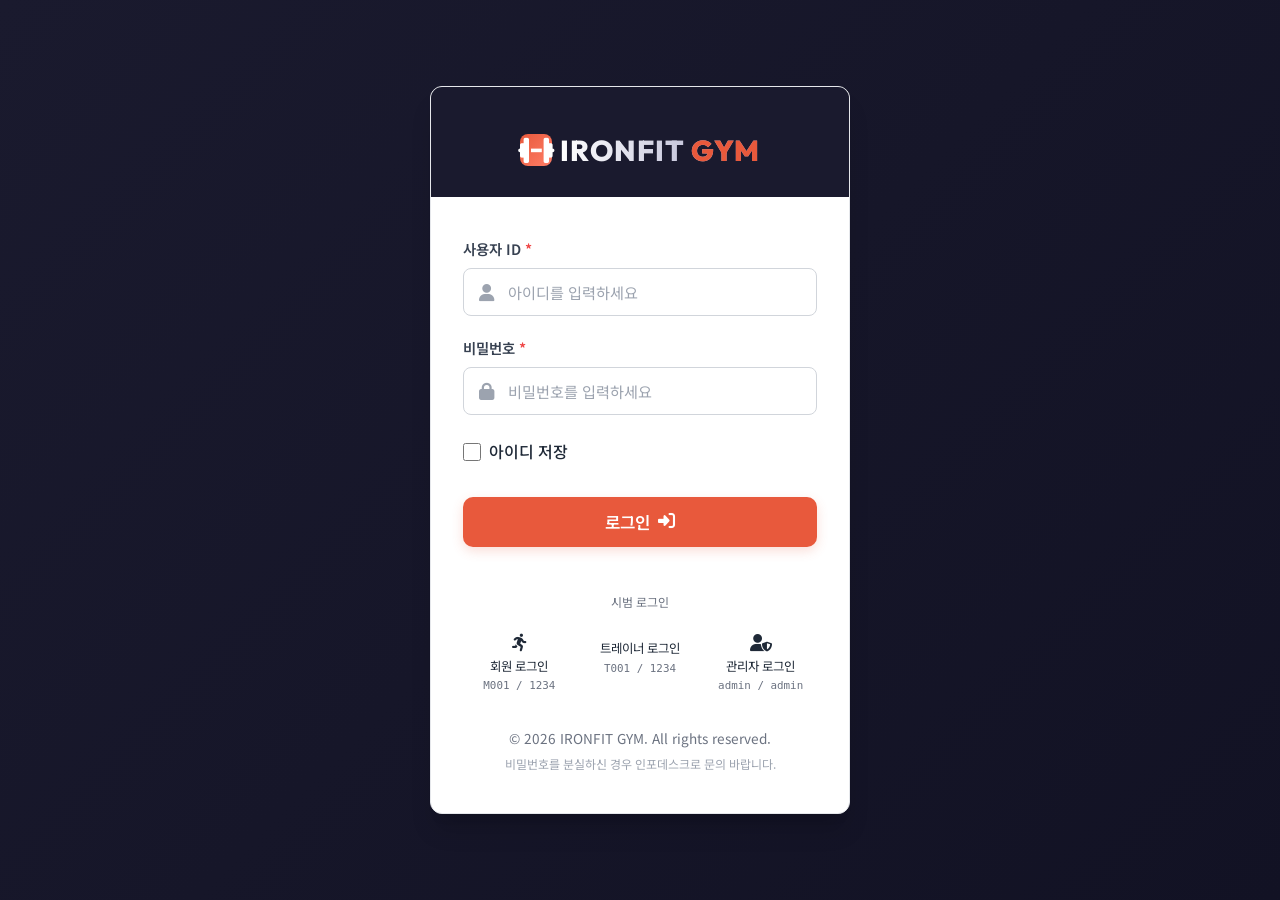
<file: index.html>
<!DOCTYPE html>
<html lang="ko">
<head>
  <meta charset="UTF-8">
  <meta name="viewport" content="width=device-width, initial-scale=1.0">
  <title>아이언핏 GYM - 로그인</title>
  <!-- FontAwesome for Premium Icons -->
  <link rel="stylesheet" href="https://cdnjs.cloudflare.com/ajax/libs/font-awesome/6.4.0/css/all.min.css">
  <!-- Common Premium Stylesheet -->
  <link rel="stylesheet" href="css/style.css">
  <style>
    /* 로그인 폼 필드 아이콘 레이아웃 보완 */
    .input-icon-wrapper {
      position: relative;
      display: flex;
      align-items: center;
    }
    .input-icon-wrapper i {
      position: absolute;
      left: 1rem;
      color: #9CA3AF;
      transition: var(--transition-fast);
      font-size: 1.1rem;
    }
    .input-icon-wrapper .form-input {
      padding-left: 2.75rem;
    }
    .input-icon-wrapper .form-input:focus + i {
      color: var(--color-primary);
    }
    /* 서브 텍스트 및 저작권 안내 */
    .login-footer-text {
      text-align: center;
      margin-top: 1.5rem;
      font-size: 0.85rem;
      color: var(--color-text-muted);
    }
    /* 시범 로그인 섹션 */
    .demo-login-section {
      margin-top: 1.5rem;
      padding-top: 1.25rem;
      border-top: 1px solid rgba(255,255,255,0.08);
    }
    .demo-login-label {
      text-align: center;
      font-size: 0.75rem;
      color: var(--color-text-muted);
      margin-bottom: 0.75rem;
      display: flex;
      align-items: center;
      gap: 0.5rem;
    }
    .demo-login-label::before,
    .demo-login-label::after {
      content: '';
      flex: 1;
      height: 1px;
      background: rgba(255,255,255,0.08);
    }
    .demo-btn-group {
      display: grid;
      grid-template-columns: repeat(3, 1fr);
      gap: 0.5rem;
    }
    .demo-btn {
      display: flex;
      flex-direction: column;
      align-items: center;
      gap: 0.3rem;
      padding: 0.65rem 0.25rem;
      border-radius: 8px;
      border: 1px solid rgba(255,255,255,0.12);
      background: rgba(255,255,255,0.04);
      color: var(--color-text-secondary);
      font-size: 0.78rem;
      cursor: pointer;
      transition: all 0.2s ease;
    }
    .demo-btn:hover {
      border-color: var(--color-primary);
      background: rgba(232,89,60,0.1);
      color: var(--color-primary);
      transform: translateY(-1px);
    }
    .demo-btn i {
      font-size: 1.1rem;
    }
    .demo-btn .demo-btn-sub {
      font-size: 0.68rem;
      color: var(--color-text-muted);
      font-family: monospace;
    }
  </style>
</head>
<body class="login-page">

  <!-- Main Login Card Container -->
  <div class="login-card card">
    
    <!-- Branding Header -->
    <div class="login-logo">
      <div class="logo">
        <span class="logo-icon"><i class="fa-solid fa-dumbbell"></i></span>
        <span class="logo-text">IRONFIT <span class="logo-highlight">GYM</span></span>
      </div>
    </div>
    
    <!-- Form Body -->
    <div class="login-body">
      
      <!-- Inline Error Alert -->
      <div id="errorAlert" class="error-message">
        <i class="fa-solid fa-circle-exclamation"></i>
        <span id="errorMessage">아이디 또는 비밀번호가 올바르지 않습니다.</span>
      </div>
      
      <!-- Login HTML Form -->
      <form id="loginForm" novalidate>
        
        <!-- User ID Input Group -->
        <div class="form-group">
          <label for="memberId" class="form-label required">사용자 ID</label>
          <div class="input-icon-wrapper">
            <input 
              type="text" 
              id="memberId" 
              name="memberId" 
              class="form-input" 
              placeholder="아이디를 입력하세요" 
              required
              autocomplete="username"
            >
            <i class="fa-solid fa-user"></i>
          </div>
        </div>
        
        <!-- Password Input Group -->
        <div class="form-group">
          <label for="password" class="form-label required">비밀번호</label>
          <div class="input-icon-wrapper">
            <input 
              type="password" 
              id="password" 
              name="password" 
              class="form-input" 
              placeholder="비밀번호를 입력하세요" 
              required
              autocomplete="current-password"
            >
            <i class="fa-solid fa-lock"></i>
          </div>
        </div>
        
        <!-- Remember Me Checkbox (UX) -->
        <div class="form-group" style="margin-top: 1.5rem; margin-bottom: 2rem;">
          <label class="form-checkbox">
            <input type="checkbox" id="rememberMe">
            <span>아이디 저장</span>
          </label>
        </div>
        
        <!-- Action Button -->
        <button type="submit" class="btn btn-primary w-full btn-lg">
          로그인 <i class="fa-solid fa-right-to-bracket"></i>
        </button>
        
      </form>
      
      <!-- 시범 로그인 버튼 -->
      <div class="demo-login-section">
        <div class="demo-login-label">시범 로그인</div>
        <div class="demo-btn-group">
          <button type="button" class="demo-btn" onclick="demoLogin('M001','1234')">
            <i class="fa-solid fa-person-running"></i>
            회원 로그인
            <span class="demo-btn-sub">M001 / 1234</span>
          </button>
          <button type="button" class="demo-btn" onclick="demoLogin('T001','1234')">
            <i class="fa-solid fa-whistle"></i>
            트레이너 로그인
            <span class="demo-btn-sub">T001 / 1234</span>
          </button>
          <button type="button" class="demo-btn" onclick="demoLogin('admin','admin')">
            <i class="fa-solid fa-user-shield"></i>
            관리자 로그인
            <span class="demo-btn-sub">admin / admin</span>
          </button>
        </div>
      </div>

      <!-- Auxiliary footer info -->
      <div class="login-footer-text">
        <p>© 2026 IRONFIT GYM. All rights reserved.</p>
        <p style="font-size: 0.75rem; margin-top: 0.25rem; color: #9CA3AF;">비밀번호를 분실하신 경우 인포데스크로 문의 바랍니다.</p>
      </div>
      
    </div>
  </div>

  <!-- Central Loading Indicator Component -->
  <div class="loading-overlay">
    <div class="spinner"></div>
    <div class="loading-text">로그인 정보 인증 중...</div>
  </div>

  <!-- Loading Core Scripts -->
  <script src="js/config.js"></script>
  <script src="js/api.js"></script>
  <script src="js/auth.js"></script>
</body>
</html>
</file>
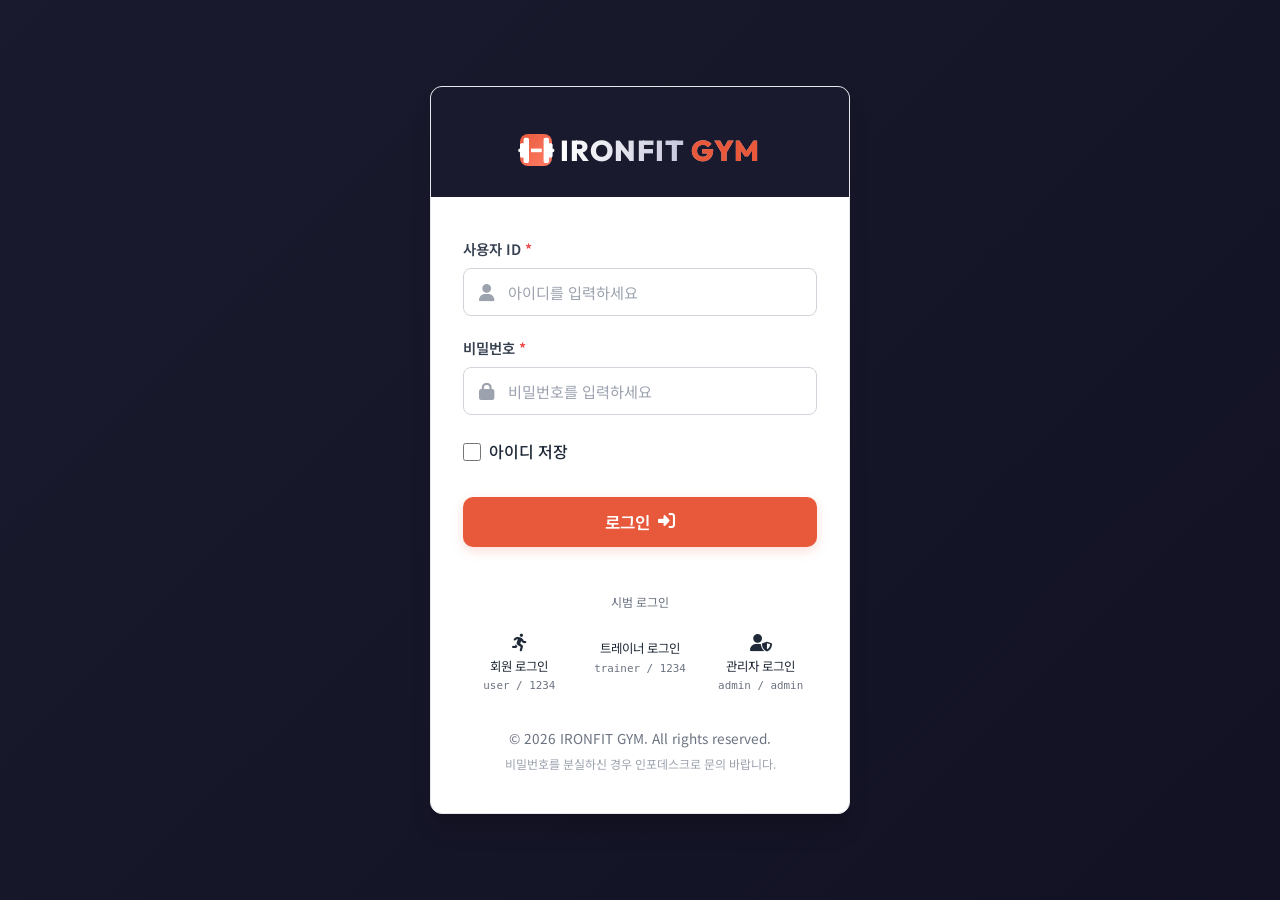
<file: frontend/index.html>
<!DOCTYPE html>
<html lang="ko">
<head>
  <meta charset="UTF-8">
  <meta name="viewport" content="width=device-width, initial-scale=1.0">
  <title>아이언핏 GYM - 로그인</title>
  <!-- FontAwesome for Premium Icons -->
  <link rel="stylesheet" href="https://cdnjs.cloudflare.com/ajax/libs/font-awesome/6.4.0/css/all.min.css">
  <!-- Common Premium Stylesheet -->
  <link rel="stylesheet" href="css/style.css">
  <style>
    /* 로그인 폼 필드 아이콘 레이아웃 보완 */
    .input-icon-wrapper {
      position: relative;
      display: flex;
      align-items: center;
    }
    .input-icon-wrapper i {
      position: absolute;
      left: 1rem;
      color: #9CA3AF;
      transition: var(--transition-fast);
      font-size: 1.1rem;
    }
    .input-icon-wrapper .form-input {
      padding-left: 2.75rem;
    }
    .input-icon-wrapper .form-input:focus + i {
      color: var(--color-primary);
    }
    /* 서브 텍스트 및 저작권 안내 */
    .login-footer-text {
      text-align: center;
      margin-top: 1.5rem;
      font-size: 0.85rem;
      color: var(--color-text-muted);
    }
    /* 시범 로그인 섹션 */
    .demo-login-section {
      margin-top: 1.5rem;
      padding-top: 1.25rem;
      border-top: 1px solid rgba(255,255,255,0.08);
    }
    .demo-login-label {
      text-align: center;
      font-size: 0.75rem;
      color: var(--color-text-muted);
      margin-bottom: 0.75rem;
      display: flex;
      align-items: center;
      gap: 0.5rem;
    }
    .demo-login-label::before,
    .demo-login-label::after {
      content: '';
      flex: 1;
      height: 1px;
      background: rgba(255,255,255,0.08);
    }
    .demo-btn-group {
      display: grid;
      grid-template-columns: repeat(3, 1fr);
      gap: 0.5rem;
    }
    .demo-btn {
      display: flex;
      flex-direction: column;
      align-items: center;
      gap: 0.3rem;
      padding: 0.65rem 0.25rem;
      border-radius: 8px;
      border: 1px solid rgba(255,255,255,0.12);
      background: rgba(255,255,255,0.04);
      color: var(--color-text-secondary);
      font-size: 0.78rem;
      cursor: pointer;
      transition: all 0.2s ease;
    }
    .demo-btn:hover {
      border-color: var(--color-primary);
      background: rgba(232,89,60,0.1);
      color: var(--color-primary);
      transform: translateY(-1px);
    }
    .demo-btn i {
      font-size: 1.1rem;
    }
    .demo-btn .demo-btn-sub {
      font-size: 0.68rem;
      color: var(--color-text-muted);
      font-family: monospace;
    }
  </style>
</head>
<body class="login-page">

  <!-- Main Login Card Container -->
  <div class="login-card card">
    
    <!-- Branding Header -->
    <div class="login-logo">
      <div class="logo">
        <span class="logo-icon"><i class="fa-solid fa-dumbbell"></i></span>
        <span class="logo-text">IRONFIT <span class="logo-highlight">GYM</span></span>
      </div>
    </div>
    
    <!-- Form Body -->
    <div class="login-body">
      
      <!-- Inline Error Alert -->
      <div id="errorAlert" class="error-message">
        <i class="fa-solid fa-circle-exclamation"></i>
        <span id="errorMessage">아이디 또는 비밀번호가 올바르지 않습니다.</span>
      </div>
      
      <!-- Login HTML Form -->
      <form id="loginForm" novalidate>
        
        <!-- User ID Input Group -->
        <div class="form-group">
          <label for="memberId" class="form-label required">사용자 ID</label>
          <div class="input-icon-wrapper">
            <input 
              type="text" 
              id="memberId" 
              name="memberId" 
              class="form-input" 
              placeholder="아이디를 입력하세요" 
              required
              autocomplete="username"
            >
            <i class="fa-solid fa-user"></i>
          </div>
        </div>
        
        <!-- Password Input Group -->
        <div class="form-group">
          <label for="password" class="form-label required">비밀번호</label>
          <div class="input-icon-wrapper">
            <input 
              type="password" 
              id="password" 
              name="password" 
              class="form-input" 
              placeholder="비밀번호를 입력하세요" 
              required
              autocomplete="current-password"
            >
            <i class="fa-solid fa-lock"></i>
          </div>
        </div>
        
        <!-- Remember Me Checkbox (UX) -->
        <div class="form-group" style="margin-top: 1.5rem; margin-bottom: 2rem;">
          <label class="form-checkbox">
            <input type="checkbox" id="rememberMe">
            <span>아이디 저장</span>
          </label>
        </div>
        
        <!-- Action Button -->
        <button type="submit" class="btn btn-primary w-full btn-lg">
          로그인 <i class="fa-solid fa-right-to-bracket"></i>
        </button>
        
      </form>
      
      <!-- 시범 로그인 버튼 -->
      <div class="demo-login-section">
        <div class="demo-login-label">시범 로그인</div>
        <div class="demo-btn-group">
          <button type="button" class="demo-btn" onclick="demoLogin('user','1234')">
            <i class="fa-solid fa-person-running"></i>
            회원 로그인
            <span class="demo-btn-sub">user / 1234</span>
          </button>
          <button type="button" class="demo-btn" onclick="demoLogin('trainer','1234')">
            <i class="fa-solid fa-whistle"></i>
            트레이너 로그인
            <span class="demo-btn-sub">trainer / 1234</span>
          </button>
          <button type="button" class="demo-btn" onclick="demoLogin('admin','admin')">
            <i class="fa-solid fa-user-shield"></i>
            관리자 로그인
            <span class="demo-btn-sub">admin / admin</span>
          </button>
        </div>
      </div>

      <!-- Auxiliary footer info -->
      <div class="login-footer-text">
        <p>© 2026 IRONFIT GYM. All rights reserved.</p>
        <p style="font-size: 0.75rem; margin-top: 0.25rem; color: #9CA3AF;">비밀번호를 분실하신 경우 인포데스크로 문의 바랍니다.</p>
      </div>
      
    </div>
  </div>

  <!-- Central Loading Indicator Component -->
  <div class="loading-overlay">
    <div class="spinner"></div>
    <div class="loading-text">로그인 정보 인증 중...</div>
  </div>

  <!-- Loading Core Scripts -->
  <script src="js/config.js"></script>
  <script src="js/api.js"></script>
  <script src="js/auth.js"></script>
</body>
</html>
</file>
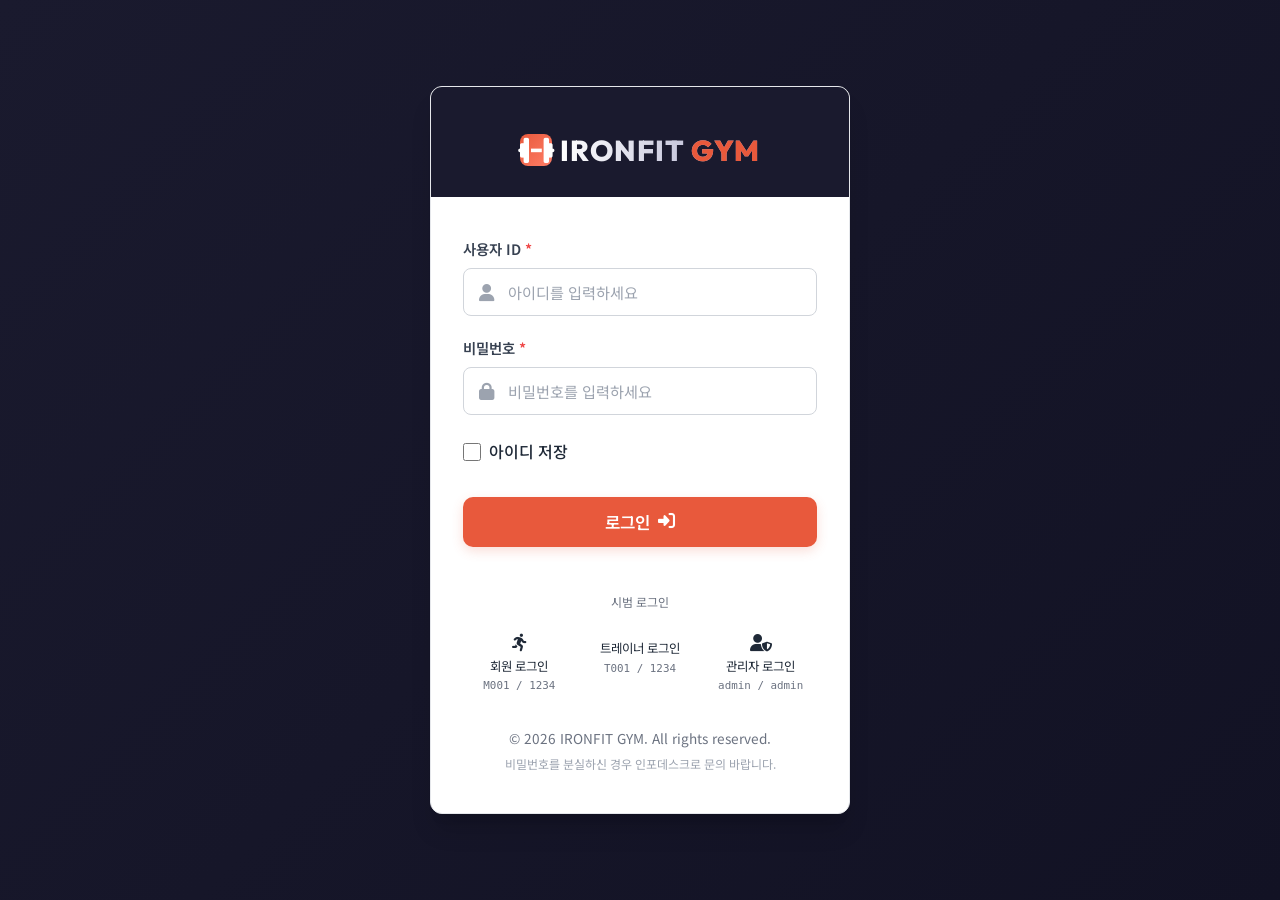
<file: admin.html>
<!DOCTYPE html>
<html lang="ko">
<head>
  <meta charset="UTF-8">
  <meta name="viewport" content="width=device-width, initial-scale=1.0">
  <title>아이언핏 GYM - 시스템 관리자</title>
  <link rel="stylesheet" href="https://cdnjs.cloudflare.com/ajax/libs/font-awesome/6.4.0/css/all.min.css">
  <link rel="stylesheet" href="css/style.css">
  <style>
    /* ── 관리자 탭 ── */
    .admin-tab-bar {
      display: flex;
      gap: 0.25rem;
      border-bottom: 2px solid var(--border-color);
      margin-bottom: 1.5rem;
    }
    .admin-tab-btn {
      display: inline-flex;
      align-items: center;
      gap: 0.4rem;
      padding: 0.65rem 1.2rem;
      border: none;
      background: none;
      color: var(--color-text-muted);
      font-size: 0.88rem;
      font-weight: 600;
      cursor: pointer;
      border-bottom: 2px solid transparent;
      margin-bottom: -2px;
      transition: all var(--transition-fast);
      white-space: nowrap;
    }
    .admin-tab-btn:hover { color: var(--color-primary); }
    .admin-tab-btn.active {
      color: var(--color-primary);
      border-bottom-color: var(--color-primary);
    }
    .admin-tab-btn .tab-badge {
      background: var(--color-danger);
      color: #fff;
      border-radius: 99px;
      padding: 1px 6px;
      font-size: 0.68rem;
    }
    .admin-tab-panel { display: none; }
    .admin-tab-panel.active { display: block; }

    /* ── 섹션 카드 ── */
    .admin-section {
      background: var(--bg-card);
      border-radius: 16px;
      border: 1px solid var(--border-color);
      padding: 1.25rem 1.5rem;
      margin-bottom: 1.5rem;
    }
    .admin-section-title {
      font-size: 0.95rem;
      font-weight: 800;
      color: var(--color-text-primary);
      margin-bottom: 1rem;
      display: flex;
      align-items: center;
      gap: 0.5rem;
    }
    .admin-section-title i { color: var(--color-primary); }

    /* ── 통계 카드 행 ── */
    .stat-row {
      display: grid;
      grid-template-columns: repeat(4, 1fr);
      gap: 1rem;
      margin-bottom: 1.5rem;
    }
    .stat-card {
      background: var(--bg-card);
      border-radius: 14px;
      border: 1px solid var(--border-color);
      padding: 1rem 1.25rem;
      display: flex;
      align-items: center;
      gap: 1rem;
    }
    .stat-icon {
      width: 44px; height: 44px;
      border-radius: 12px;
      display: flex; align-items: center; justify-content: center;
      font-size: 1.2rem;
      flex-shrink: 0;
    }
    .stat-card .stat-val { font-size: 1.5rem; font-weight: 800; color: var(--color-text-primary); }
    .stat-card .stat-lbl { font-size: 0.75rem; color: var(--color-text-muted); }

    /* ── 테이블 ── */
    .admin-table-wrap { overflow-x: auto; }
    .admin-table {
      width: 100%;
      border-collapse: collapse;
      font-size: 0.84rem;
    }
    .admin-table th {
      padding: 0.6rem 0.75rem;
      text-align: left;
      color: var(--color-text-muted);
      font-weight: 700;
      font-size: 0.75rem;
      text-transform: uppercase;
      border-bottom: 1px solid var(--border-color);
      white-space: nowrap;
    }
    .admin-table td {
      padding: 0.7rem 0.75rem;
      border-bottom: 1px solid var(--border-color);
      color: var(--color-text-primary);
      vertical-align: middle;
    }
    .admin-table tr:last-child td { border-bottom: none; }
    .admin-table tr:hover td { background: var(--bg-secondary); }

    /* ── 만료 경고 배지 ── */
    .expiry-warn {
      display: inline-flex;
      align-items: center;
      gap: 3px;
      background: #FEF3C7;
      color: #92400E;
      border-radius: 6px;
      padding: 2px 6px;
      font-size: 0.7rem;
      font-weight: 700;
    }
    .expiry-danger {
      background: #FEE2E2;
      color: #991B1B;
    }

    /* ── 상태 뱃지 ── */
    .status-badge {
      display: inline-block;
      padding: 3px 8px;
      border-radius: 6px;
      font-size: 0.72rem;
      font-weight: 700;
    }
    .status-ok     { background: #ECFDF5; color: #065F46; }
    .status-warn   { background: #FEF3C7; color: #92400E; }
    .status-danger { background: #FEE2E2; color: #991B1B; }
    .status-pause  { background: #F1F5F9; color: #475569; }

    /* ── 폼 그리드 ── */
    .form-grid {
      display: grid;
      grid-template-columns: repeat(3, 1fr);
      gap: 0.85rem;
    }
    .form-group { display: flex; flex-direction: column; gap: 0.3rem; }
    .form-group label { font-size: 0.78rem; font-weight: 700; color: var(--color-text-muted); }
    .form-grid .form-group.full { grid-column: 1 / -1; }

    /* ── 기구 필터 ── */
    .equip-filter-bar {
      display: flex;
      gap: 0.5rem;
      margin-bottom: 1rem;
      flex-wrap: wrap;
    }
    .filter-chip {
      padding: 0.35rem 0.85rem;
      border-radius: 99px;
      border: 1.5px solid var(--border-color);
      background: var(--bg-card);
      color: var(--color-text-muted);
      font-size: 0.78rem;
      font-weight: 600;
      cursor: pointer;
      transition: all var(--transition-fast);
    }
    .filter-chip:hover { border-color: var(--color-primary); color: var(--color-primary); }
    .filter-chip.active {
      background: var(--color-primary);
      border-color: var(--color-primary);
      color: #fff;
    }

    /* ── 트레이너 카드 그리드 ── */
    .trainer-assign-grid {
      display: grid;
      grid-template-columns: repeat(4, 1fr);
      gap: 1rem;
      margin-bottom: 1.5rem;
    }
    .trainer-assign-card {
      background: var(--bg-secondary);
      border-radius: 14px;
      border: 1px solid var(--border-color);
      padding: 1rem;
      text-align: center;
    }
    .trainer-assign-card .ta-avatar {
      width: 48px; height: 48px;
      border-radius: 50%;
      background: var(--color-primary);
      color: #fff;
      font-size: 1.2rem;
      font-weight: 800;
      display: flex; align-items: center; justify-content: center;
      margin: 0 auto 0.5rem;
    }
    .trainer-assign-card .ta-name { font-size: 0.9rem; font-weight: 700; margin-bottom: 0.25rem; }
    .trainer-assign-card .ta-count { font-size: 0.75rem; color: var(--color-text-muted); }
    .trainer-assign-card .ta-count span { font-size: 1rem; font-weight: 800; color: var(--color-primary); }

    /* ── 수납 처리 버튼 ── */
    .btn-pay {
      padding: 0.3rem 0.75rem;
      border-radius: 6px;
      background: var(--color-primary);
      color: #fff;
      border: none;
      font-size: 0.75rem;
      font-weight: 700;
      cursor: pointer;
      transition: opacity 0.2s;
    }
    .btn-pay:hover { opacity: 0.85; }
    .btn-pay:disabled { background: var(--border-color); color: var(--color-text-muted); cursor: default; }

    /* ── PT 계약 등록 모달 ── */
    .approval-backdrop {
      position: fixed; inset: 0;
      background: rgba(0,0,0,0.78);
      z-index: 20000;
      display: flex; align-items: center; justify-content: center;
      padding: 1rem;
    }
    .approval-modal {
      background: #1A1A2E;
      border: 1px solid rgba(255,255,255,0.12);
      border-radius: 18px;
      width: 100%; max-width: 500px;
      max-height: 92vh; overflow-y: auto;
      padding: 1.75rem;
      box-shadow: 0 24px 64px rgba(0,0,0,0.6);
      animation: slideDown 0.25s ease-out;
    }
    .approval-modal-header {
      display: flex; align-items: center; justify-content: space-between;
      margin-bottom: 1.25rem;
    }
    .approval-modal-title {
      font-size: 1rem; font-weight: 800; color: #FFF;
    }
    .approval-info-box {
      background: rgba(255,255,255,0.05);
      border: 1px solid rgba(255,255,255,0.1);
      border-radius: 10px;
      padding: 0.85rem 1rem;
      margin-bottom: 1.25rem;
      display: flex; gap: 2rem;
    }
    .approval-info-item { }
    .approval-info-label { font-size: 0.72rem; color: var(--color-text-muted); margin-bottom: 0.2rem; }
    .approval-info-value { font-weight: 700; color: #FFF; font-size: 0.95rem; }
    .approval-form-group { margin-bottom: 1rem; }
    .approval-form-label {
      font-size: 0.8rem; font-weight: 600; color: rgba(255,255,255,0.6);
      display: block; margin-bottom: 0.4rem;
    }
    .approval-form-label .required { color: var(--color-danger); margin-left: 2px; }
    .approval-input {
      background: rgba(255,255,255,0.06);
      border: 1px solid rgba(255,255,255,0.15);
      border-radius: 8px;
      color: #FFF; font-size: 0.88rem;
      padding: 0.6rem 0.9rem;
      width: 100%; box-sizing: border-box;
      outline: none; transition: border-color 0.2s;
    }
    .approval-input:focus { border-color: var(--color-primary); }
    .approval-input option { background: #1A1A2E; }
    /* 세션 프리셋 버튼 */
    .session-preset-group { display: flex; gap: 0.5rem; flex-wrap: wrap; }
    .session-preset-btn {
      padding: 0.45rem 1rem;
      border-radius: 8px;
      border: 1.5px solid rgba(255,255,255,0.18);
      background: transparent; color: rgba(255,255,255,0.65);
      font-size: 0.82rem; font-weight: 700; cursor: pointer;
      transition: all 0.15s;
    }
    .session-preset-btn.active,
    .session-preset-btn:hover {
      border-color: var(--color-primary);
      background: rgba(232,89,60,0.18);
      color: var(--color-primary);
    }
    .session-preset-input {
      width: 90px;
      background: rgba(255,255,255,0.06);
      border: 1px solid rgba(255,255,255,0.15);
      border-radius: 8px; color: #FFF;
      font-size: 0.82rem; padding: 0.45rem 0.75rem;
      outline: none;
    }
    /* 요일 토글 버튼 */
    .day-toggle-group { display: flex; gap: 0.4rem; flex-wrap: wrap; }
    .day-toggle { cursor: pointer; }
    .day-toggle input[type="checkbox"] { display: none; }
    .day-toggle span {
      display: inline-flex; align-items: center; justify-content: center;
      width: 34px; height: 34px; border-radius: 50%;
      border: 1.5px solid rgba(255,255,255,0.2);
      font-size: 0.8rem; font-weight: 700;
      color: rgba(255,255,255,0.5);
      transition: all 0.15s;
    }
    .day-toggle input:checked + span {
      background: var(--color-primary); color: #FFF;
      border-color: var(--color-primary);
      box-shadow: 0 0 0 3px rgba(232,89,60,0.25);
    }
    .approval-modal-footer {
      display: flex; gap: 0.75rem; justify-content: flex-end;
      margin-top: 1.5rem; padding-top: 1.25rem;
      border-top: 1px solid rgba(255,255,255,0.1);
    }
    .approval-cancel-btn {
      padding: 0.6rem 1.25rem; border-radius: 8px;
      border: 1px solid rgba(255,255,255,0.2);
      background: transparent; color: rgba(255,255,255,0.6);
      font-size: 0.88rem; font-weight: 600; cursor: pointer;
    }
    .approval-submit-btn {
      padding: 0.6rem 1.5rem; border-radius: 8px;
      border: none; background: var(--color-primary); color: #FFF;
      font-size: 0.88rem; font-weight: 700; cursor: pointer;
      display: flex; align-items: center; gap: 0.4rem;
      transition: opacity 0.2s;
    }
    .approval-submit-btn:disabled { opacity: 0.5; cursor: default; }

    /* ── PT 회원 제거 버튼 ── */
    .btn-remove {
      padding: 0.3rem 0.75rem;
      border-radius: 6px;
      background: transparent;
      color: var(--color-danger);
      border: 1.5px solid var(--color-danger);
      font-size: 0.75rem;
      font-weight: 700;
      cursor: pointer;
      transition: all 0.2s;
      margin-left: 0.4rem;
    }
    .btn-remove:hover { background: var(--color-danger); color: #FFF; }

    /* ── 상태 변경 버튼 그룹 ── */
    .status-btn-group { display: flex; gap: 4px; }
    .status-btn {
      padding: 3px 8px;
      border-radius: 6px;
      border: 1.5px solid var(--border-color);
      background: none;
      font-size: 0.7rem;
      font-weight: 700;
      cursor: pointer;
      color: var(--color-text-muted);
      transition: all 0.15s;
    }
    .status-btn:hover { border-color: var(--color-primary); color: var(--color-primary); }
    .status-btn.active-ok     { background: #ECFDF5; color: #065F46; border-color: #6EE7B7; }
    .status-btn.active-warn   { background: #FEF3C7; color: #92400E; border-color: #FCD34D; }
    .status-btn.active-danger { background: #FEE2E2; color: #991B1B; border-color: #FCA5A5; }

    /* ── 미수금 하이라이트 행 ── */
    .admin-table tr.unpaid-row td { background: #1a0f0f; }

    /* ── 매핑 드롭다운 행 ── */
    .assign-select {
      padding: 0.3rem 0.6rem;
      border-radius: 6px;
      border: 1.5px solid var(--border-color);
      background: #FFFFFF;
      color: #1F2937;
      font-size: 0.8rem;
      min-width: 110px;
    }

    /* ── PT 신청 대기 알람 카드 ── */
    .pt-alarm-card .admin-section-title { display: flex; align-items: center; gap: 0.5rem; margin-bottom: 1rem; }
    .pt-alarm-badge {
      background: var(--color-danger);
      color: #fff;
      border-radius: 99px;
      padding: 2px 9px;
      font-size: 0.75rem;
      font-weight: 800;
    }
    .pt-request-item {
      background: var(--bg-secondary);
      border: 1.5px solid var(--border-color);
      border-radius: 12px;
      padding: 0.85rem 1rem;
      min-width: 240px;
      transition: opacity 0.2s;
    }
    .pt-request-item .pt-req-name { font-size: 0.95rem; font-weight: 800; margin-bottom: 0.35rem; }
    .pt-request-item .pt-req-meta { font-size: 0.78rem; color: var(--color-text-muted); line-height: 1.6; }
    .pt-request-actions { margin-top: 0.65rem; display: flex; justify-content: flex-end; gap: 0.5rem; }
    .btn-approve, .btn-reject {
      padding: 0.3rem 0.9rem;
      border-radius: 6px;
      border: none;
      font-size: 0.75rem;
      font-weight: 700;
      cursor: pointer;
      transition: opacity 0.2s;
    }
    .btn-approve { background: var(--color-primary); color: #fff; }
    .btn-reject  { background: var(--color-danger);  color: #fff; }
    .btn-approve:hover, .btn-reject:hover { opacity: 0.85; }

    @media (max-width: 1024px) {
      .stat-row { grid-template-columns: repeat(2, 1fr); }
      .trainer-assign-grid { grid-template-columns: repeat(2, 1fr); }
      .form-grid { grid-template-columns: repeat(2, 1fr); }
    }
    @media (max-width: 600px) {
      .stat-row { grid-template-columns: 1fr 1fr; }
      .trainer-assign-grid { grid-template-columns: repeat(2, 1fr); }
      .form-grid { grid-template-columns: 1fr; }
      .admin-tab-btn { padding: 0.5rem 0.75rem; font-size: 0.78rem; }
    }
  </style>
</head>
<body>
<div class="app-container">

  <!-- ── 사이드바 ── -->
  <aside class="sidebar" id="appSidebar">
    <div class="sidebar-header">
      <div class="logo">
        <span class="logo-icon"><i class="fa-solid fa-dumbbell"></i></span>
        <span class="logo-text">IRONFIT <span class="logo-highlight">GYM</span></span>
      </div>
    </div>
    <div class="sidebar-body">
      <ul class="nav-list">
        <li class="nav-item"><a href="dashboard.html"><i class="fa-solid fa-chart-line"></i><span>대시보드</span></a></li>
        <li class="nav-item"><a href="workout.html"><i class="fa-solid fa-calendar-check"></i><span>운동 기록</span></a></li>
        <li class="nav-item"><a href="body.html"><i class="fa-solid fa-weight-scale"></i><span>신체 변화</span></a></li>
        <li class="nav-item"><a href="diet.html"><i class="fa-solid fa-utensils"></i><span>식단 기록</span></a></li>
        <li class="nav-item"><a href="equipment.html"><i class="fa-solid fa-circle-info"></i><span>기구 사용법</span></a></li>
        <li class="nav-item"><a href="pt.html"><i class="fa-solid fa-handshake"></i><span>PT 신청·일정</span></a></li>
        <li class="nav-item role-trainer" style="display:none;"><a href="trainer.html" style="border-left:3px solid var(--color-primary);"><i class="fa-solid fa-user-gear"></i><span>트레이너 관리</span></a></li>
        <li class="nav-item role-admin active" style="display:none;"><a href="admin.html" style="border-left:3px solid var(--color-primary);"><i class="fa-solid fa-screwdriver-wrench"></i><span>시스템 관리자</span></a></li>
      </ul>
    </div>
    <div class="sidebar-footer">
      <div class="user-profile">
        <div class="user-avatar" id="userAvatar">A</div>
        <div class="user-info">
          <div class="user-name" id="profileName">관리자</div>
          <div class="user-role" id="profileRole">관리자</div>
        </div>
        <button class="btn-logout" id="logoutBtn" title="로그아웃">
          <i class="fa-solid fa-right-from-bracket"></i>
        </button>
      </div>
    </div>
  </aside>
  <div class="sidebar-overlay" id="sidebarOverlay"></div>

  <!-- ── 메인 콘텐츠 ── -->
  <div class="main-content">
    <header class="main-header">
      <div class="header-title">
        <i class="fa-solid fa-bars hamburger-btn" id="menuToggle"></i>
        <span>시스템 관리자</span>
      </div>
      <div class="header-actions">
        <span class="badge badge-danger" id="alertBadge" style="display:none;"></span>
      </div>
    </header>

    <main class="page-body">

      <!-- PT 신청 대기 알람 카드 -->
      <div class="admin-section pt-alarm-card" id="ptAlarmCard">
        <div class="admin-section-title">
          <i class="fa-solid fa-bell"></i>PT 신청 대기 중
          <span class="pt-alarm-badge" id="ptAlarmBadge" style="display:none;">0</span>
        </div>
        <div id="ptRequestList"></div>
      </div>

      <!-- 요약 통계 -->
      <div class="stat-row" id="adminStatRow"></div>

      <!-- 탭 바 -->
      <div class="admin-tab-bar">
        <button class="admin-tab-btn active" onclick="switchTab('members')">
          <i class="fa-solid fa-users"></i>회원 관리
          <span class="tab-badge" id="expiryBadge" style="display:none;"></span>
        </button>
        <button class="admin-tab-btn" onclick="switchTab('payments')">
          <i class="fa-solid fa-credit-card"></i>결제 관리
          <span class="tab-badge" id="unpaidBadge" style="display:none;"></span>
        </button>
        <button class="admin-tab-btn" onclick="switchTab('equipment')">
          <i class="fa-solid fa-dumbbell"></i>기구 관리
        </button>
        <button class="admin-tab-btn" onclick="switchTab('trainers')">
          <i class="fa-solid fa-person-chalkboard"></i>트레이너 매핑
        </button>
      </div>

      <!-- 탭 1: 회원 관리 -->
      <div class="admin-tab-panel active" id="tab-members">
        <!-- 신규 회원 추가 폼 -->
        <div class="admin-section">
          <div class="admin-section-title"><i class="fa-solid fa-user-plus"></i>신규 회원 등록</div>
          <div class="form-grid" id="addMemberForm">
            <div class="form-group">
              <label>이름 *</label>
              <input type="text" class="form-input" id="newName" placeholder="홍길동">
            </div>
            <div class="form-group">
              <label>성별</label>
              <select class="form-input" id="newGender">
                <option value="남">남</option>
                <option value="여">여</option>
              </select>
            </div>
            <div class="form-group">
              <label>나이</label>
              <input type="number" class="form-input" id="newAge" placeholder="25">
            </div>
            <div class="form-group">
              <label>등급</label>
              <select class="form-input" id="newGrade">
                <option value="일반회원">일반회원</option>
                <option value="PT회원">PT회원</option>
              </select>
            </div>
            <div class="form-group">
              <label>연락처</label>
              <input type="text" class="form-input" id="newPhone" placeholder="010-0000-0000">
            </div>
            <div class="form-group">
              <label>이용권 만료일</label>
              <input type="date" class="form-input" id="newExpiry">
            </div>
            <div class="form-group full" style="display:flex; justify-content:flex-end;">
              <button class="btn btn-primary" onclick="submitAddMember()">
                <i class="fa-solid fa-plus"></i> 등록
              </button>
            </div>
          </div>
        </div>

        <!-- 회원 목록 -->
        <div class="admin-section">
          <div class="admin-section-title"><i class="fa-solid fa-list"></i>전체 회원 목록</div>
          <div class="admin-table-wrap">
            <table class="admin-table" id="memberTable">
              <thead>
                <tr>
                  <th>ID</th><th>이름</th><th>성별</th><th>나이</th>
                  <th>등급</th><th>연락처</th><th>만료일</th><th>배정 트레이너</th><th>상태</th>
                </tr>
              </thead>
              <tbody id="memberTableBody"></tbody>
            </table>
          </div>
        </div>
      </div>

      <!-- 탭 2: 결제 관리 -->
      <div class="admin-tab-panel" id="tab-payments">

        <!-- 결제 직접 입력 폼 -->
        <div class="admin-section">
          <div class="admin-section-title"><i class="fa-solid fa-plus"></i>결제 직접 입력</div>
          <div class="form-grid">
            <div class="form-group">
              <label>회원 선택 *</label>
              <select class="form-input" id="payMemberSelect">
                <option value="">회원을 선택하세요</option>
              </select>
            </div>
            <div class="form-group">
              <label>상품명 *</label>
              <input type="text" class="form-input" id="payProduct" placeholder="예: 1개월 이용권, PT 10회">
            </div>
            <div class="form-group">
              <label>금액 (원) *</label>
              <input type="number" class="form-input" id="payAmount" placeholder="예: 80000" min="0">
            </div>
            <div class="form-group">
              <label>결제일 *</label>
              <input type="date" class="form-input" id="payDate">
            </div>
            <div class="form-group">
              <label>결제수단</label>
              <select class="form-input" id="payMethod">
                <option value="카드">카드</option>
                <option value="계좌이체">계좌이체</option>
                <option value="현금">현금</option>
                <option value="—">—</option>
              </select>
            </div>
            <div class="form-group">
              <label>상태</label>
              <select class="form-input" id="payStatus">
                <option value="완료">완료</option>
                <option value="미납">미납</option>
                <option value="부분납">부분납</option>
              </select>
            </div>
            <div class="form-group full" style="display:flex; justify-content:flex-end;">
              <button class="btn btn-primary" onclick="submitAddPayment()">
                <i class="fa-solid fa-plus"></i> 결제 등록
              </button>
            </div>
          </div>
        </div>

        <div class="admin-section">
          <div class="admin-section-title"><i class="fa-solid fa-triangle-exclamation"></i>미수금 회원</div>
          <div id="unpaidList"></div>
        </div>
        <div class="admin-section">
          <div class="admin-section-title"><i class="fa-solid fa-receipt"></i>전체 결제 내역</div>
          <div class="admin-table-wrap">
            <table class="admin-table" id="paymentTable">
              <thead>
                <tr>
                  <th>결제ID</th><th>회원명</th><th>항목</th><th>금액</th>
                  <th>결제일</th><th>결제수단</th><th>미수금</th><th>상태</th><th>처리</th>
                </tr>
              </thead>
              <tbody id="paymentTableBody"></tbody>
            </table>
          </div>
        </div>
      </div>

      <!-- 탭 3: 기구 관리 -->
      <div class="admin-tab-panel" id="tab-equipment">
        <div class="admin-section">
          <div class="admin-section-title"><i class="fa-solid fa-filter"></i>기구 상태 관리</div>
          <div class="equip-filter-bar" id="equipFilterBar">
            <button class="filter-chip active" onclick="filterEquip('전체',this)">전체</button>
            <button class="filter-chip" onclick="filterEquip('정상',this)">정상</button>
            <button class="filter-chip" onclick="filterEquip('점검중',this)">점검중</button>
            <button class="filter-chip" onclick="filterEquip('고장',this)">고장</button>
          </div>
          <div class="admin-table-wrap">
            <table class="admin-table" id="equipTable">
              <thead>
                <tr>
                  <th>ID</th><th>카테고리</th><th>기구명</th><th>수량</th><th>현재 상태</th><th>상태 변경</th>
                </tr>
              </thead>
              <tbody id="equipTableBody"></tbody>
            </table>
          </div>
        </div>
      </div>

      <!-- 탭 4: 트레이너 매핑 -->
      <div class="admin-tab-panel" id="tab-trainers">
        <div class="admin-section">
          <div class="admin-section-title"><i class="fa-solid fa-person-chalkboard"></i>트레이너별 담당 현황</div>
          <div class="trainer-assign-grid" id="trainerAssignGrid"></div>
        </div>
        <div class="admin-section">
          <div class="admin-section-title"><i class="fa-solid fa-arrows-rotate"></i>회원-트레이너 재배정</div>
          <div class="admin-table-wrap">
            <table class="admin-table" id="assignTable">
              <thead>
                <tr><th>회원 ID</th><th>이름</th><th>등급</th><th>현재 트레이너</th><th>재배정</th><th>적용</th></tr>
              </thead>
              <tbody id="assignTableBody"></tbody>
            </table>
          </div>
        </div>
      </div>

    </main>
  </div>
</div>

<!-- 로딩 오버레이 -->
<div class="loading-overlay">
  <div class="spinner"></div>
  <div class="loading-text">데이터 불러오는 중...</div>
</div>

<!-- PT 계약 등록 모달 -->
<div id="approvalBackdrop" class="approval-backdrop" style="display:none;" onclick="handleApprovalBackdrop(event)">
  <div class="approval-modal" onclick="event.stopPropagation()">
    <div class="approval-modal-header">
      <div class="approval-modal-title">
        <i class="fa-solid fa-file-signature" style="color:var(--color-primary); margin-right:0.5rem;"></i>PT 계약 등록
      </div>
      <button onclick="closeApprovalModal()" style="background:none;border:none;color:rgba(255,255,255,0.5);cursor:pointer;font-size:1.2rem;padding:0;"><i class="fa-solid fa-xmark"></i></button>
    </div>

    <!-- 회원 / 트레이너 요약 -->
    <div class="approval-info-box">
      <div class="approval-info-item">
        <div class="approval-info-label">신청 회원</div>
        <div class="approval-info-value" id="approvalMemberName">-</div>
      </div>
      <div class="approval-info-item">
        <div class="approval-info-label">담당 트레이너</div>
        <div class="approval-info-value" style="color:var(--color-primary);" id="approvalTrainerName">-</div>
      </div>
    </div>

    <!-- 총 세션 수 -->
    <div class="approval-form-group">
      <label class="approval-form-label">총 세션 수 <span class="required">*</span></label>
      <div class="session-preset-group">
        <button type="button" class="session-preset-btn" onclick="setApprovalSessions(this,10)">10회</button>
        <button type="button" class="session-preset-btn" onclick="setApprovalSessions(this,20)">20회</button>
        <button type="button" class="session-preset-btn" onclick="setApprovalSessions(this,30)">30회</button>
        <input type="number" id="approvalSessions" class="session-preset-input" placeholder="직접입력" min="1" max="200" oninput="clearSessionPreset()">
      </div>
    </div>

    <!-- 선호 요일 -->
    <div class="approval-form-group">
      <label class="approval-form-label">선호 요일 <span class="required">*</span></label>
      <div class="day-toggle-group">
        <label class="day-toggle"><input type="checkbox" name="approvalDay" value="월"><span>월</span></label>
        <label class="day-toggle"><input type="checkbox" name="approvalDay" value="화"><span>화</span></label>
        <label class="day-toggle"><input type="checkbox" name="approvalDay" value="수"><span>수</span></label>
        <label class="day-toggle"><input type="checkbox" name="approvalDay" value="목"><span>목</span></label>
        <label class="day-toggle"><input type="checkbox" name="approvalDay" value="금"><span>금</span></label>
        <label class="day-toggle"><input type="checkbox" name="approvalDay" value="토"><span>토</span></label>
        <label class="day-toggle"><input type="checkbox" name="approvalDay" value="일"><span>일</span></label>
      </div>
    </div>

    <!-- 수업 시간대 -->
    <div class="approval-form-group">
      <label class="approval-form-label">수업 시간대 <span class="required">*</span></label>
      <select id="approvalTime" class="approval-input">
        <option value="">선택하세요</option>
        <option>09:00</option><option>10:00</option><option>11:00</option>
        <option>12:00</option><option>13:00</option><option>14:00</option>
        <option>15:00</option><option>16:00</option><option>17:00</option>
        <option>18:00</option><option>19:00</option><option>20:00</option>
        <option>21:00</option>
      </select>
    </div>

    <!-- 계약 시작일 -->
    <div class="approval-form-group">
      <label class="approval-form-label">계약 시작일 <span class="required">*</span></label>
      <input type="date" id="approvalStartDate" class="approval-input">
    </div>

    <!-- 회비 -->
    <div class="approval-form-group">
      <label class="approval-form-label">회비 (원) <span style="font-weight:400; color:rgba(255,255,255,0.35);">선택</span></label>
      <input type="number" id="approvalAmount" class="approval-input" placeholder="예: 350000" min="0">
    </div>

    <!-- 메모 -->
    <div class="approval-form-group">
      <label class="approval-form-label">메모 <span style="font-weight:400; color:rgba(255,255,255,0.35);">선택</span></label>
      <textarea id="approvalMemo" class="approval-input" rows="2" style="resize:vertical; min-height:60px;" placeholder="특이사항, 목표 등..."></textarea>
    </div>

    <div class="approval-modal-footer">
      <button class="approval-cancel-btn" onclick="closeApprovalModal()">취소</button>
      <button class="approval-submit-btn" id="approvalSubmitBtn" onclick="submitApproval()">
        <i class="fa-solid fa-check"></i> 계약 등록
      </button>
    </div>
  </div>
</div>

<script src="js/config.js"></script>
<script src="js/api.js"></script>
<script src="js/admin.js"></script>
</body>
</html>
</file>
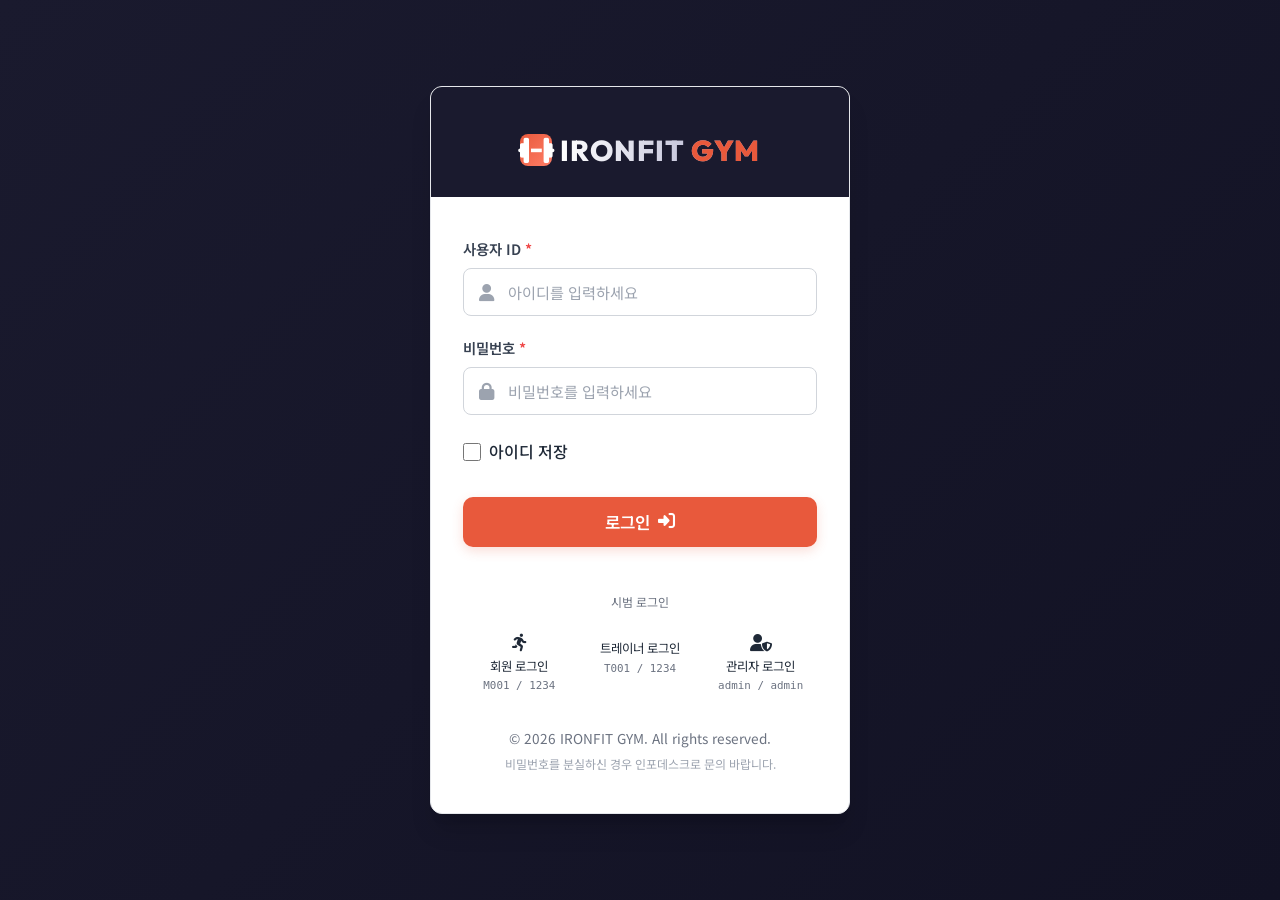
<file: pt.html>
<!DOCTYPE html>
<html lang="ko">
<head>
  <meta charset="UTF-8">
  <meta name="viewport" content="width=device-width, initial-scale=1.0">
  <title>아이언핏 GYM - PT 신청·일정</title>
  <link rel="stylesheet" href="https://cdnjs.cloudflare.com/ajax/libs/font-awesome/6.4.0/css/all.min.css">
  <link rel="stylesheet" href="css/style.css">
  <style>
    /* ── 나의 PT 현황 카드 ── */
    .pt-status-card {
      background: linear-gradient(135deg, var(--bg-secondary) 0%, #1E2347 100%);
      border-radius: 16px;
      padding: 1.75rem 2rem;
      color: var(--color-text-light);
      border: 1px solid var(--border-color-dark);
      box-shadow: 0 8px 32px rgba(0,0,0,0.25);
      margin-bottom: 1.75rem;
      position: relative;
      overflow: hidden;
    }
    .pt-status-card::before {
      content: '';
      position: absolute;
      top: -40px; right: -40px;
      width: 180px; height: 180px;
      border-radius: 50%;
      background: rgba(232,89,60,0.12);
      pointer-events: none;
    }
    .pt-status-grid {
      display: grid;
      grid-template-columns: 1fr 1fr 1fr;
      gap: 1.5rem;
      align-items: center;
    }
    .pt-stat-block { }
    .pt-stat-label { font-size: 0.75rem; color: var(--color-text-light-muted); font-weight: 600; text-transform: uppercase; letter-spacing: 0.5px; margin-bottom: 0.3rem; }
    .pt-stat-value { font-size: 1.5rem; font-weight: 800; font-family: var(--font-en); color: #FFF; line-height: 1.2; }
    .pt-stat-sub   { font-size: 0.78rem; color: var(--color-text-light-muted); margin-top: 0.2rem; }
    .pt-progress-wrap { margin-top: 0.5rem; }
    .pt-progress-bar  { height: 8px; background: rgba(255,255,255,0.1); border-radius: 99px; overflow: hidden; margin-top: 0.35rem; }
    .pt-progress-fill { height: 100%; border-radius: 99px; background: linear-gradient(90deg, var(--color-primary), #FF7E67); transition: width 0.7s ease; }
    .pt-day-chip {
      display: inline-flex; align-items: center; justify-content: center;
      width: 28px; height: 28px; border-radius: 50%;
      font-size: 0.72rem; font-weight: 700;
      background: rgba(255,255,255,0.08);
      color: var(--color-text-light-muted);
    }
    .pt-day-chip.active { background: var(--color-primary); color: #FFF; }

    /* ── 트레이너 카드 ── */
    .trainer-card {
      background: var(--bg-card);
      border-radius: 14px;
      border: 2px solid var(--border-color);
      padding: 1.5rem;
      display: flex;
      flex-direction: column;
      gap: 0.9rem;
      cursor: pointer;
      transition: all var(--transition-normal);
      position: relative;
    }
    .trainer-card:hover { transform: translateY(-4px); box-shadow: var(--shadow-premium); border-color: var(--color-primary); }
    .trainer-card.selected {
      border-color: var(--color-primary);
      box-shadow: 0 0 0 3px rgba(232,89,60,0.2), var(--shadow-md);
      background: #FFFAF9;
    }
    .trainer-card.selected::after {
      content: '\f00c';
      font-family: 'Font Awesome 6 Free';
      font-weight: 900;
      position: absolute;
      top: 0.8rem; right: 0.9rem;
      width: 24px; height: 24px;
      background: var(--color-primary);
      color: #FFF;
      border-radius: 50%;
      display: flex; align-items: center; justify-content: center;
      font-size: 0.7rem;
      line-height: 24px;
      text-align: center;
    }
    .trainer-avatar {
      width: 64px; height: 64px;
      border-radius: 50%;
      display: flex; align-items: center; justify-content: center;
      font-size: 1.6rem;
      font-weight: 800;
      font-family: var(--font-en);
      flex-shrink: 0;
    }
    .trainer-header { display: flex; align-items: center; gap: 1rem; }
    .trainer-name   { font-size: 1.1rem; font-weight: 800; color: var(--bg-primary); }
    .trainer-rate   { font-size: 1rem; font-weight: 700; color: var(--color-primary); font-family: var(--font-en); }
    .trainer-rate span { font-size: 0.75rem; color: var(--color-text-muted); font-weight: 500; font-family: var(--font-ko); }
    .trainer-certs  { font-size: 0.78rem; color: var(--color-text-muted); line-height: 1.5; }
    .trainer-foot   { display: flex; align-items: center; justify-content: space-between; padding-top: 0.75rem; border-top: 1px solid var(--border-color); }
    .trainer-count  { font-size: 0.8rem; color: var(--color-text-muted); }

    /* ── PT 신청 폼 패널 ── */
    .apply-panel {
      background: var(--bg-card);
      border-radius: 16px;
      border: 2px solid var(--color-primary);
      box-shadow: 0 0 0 4px rgba(232,89,60,0.08), var(--shadow-lg);
      overflow: hidden;
      animation: slideDown 0.3s ease-out;
    }
    @keyframes slideDown { from { opacity:0; transform:translateY(-16px); } to { opacity:1; transform:translateY(0); } }

    .apply-trainer-bar {
      background: linear-gradient(135deg, var(--color-primary), #FF7E67);
      color: #FFF;
      padding: 1rem 1.5rem;
      display: flex;
      align-items: center;
      gap: 1rem;
    }
    .apply-trainer-avatar {
      width: 42px; height: 42px;
      border-radius: 50%;
      background: rgba(255,255,255,0.2);
      display: flex; align-items: center; justify-content: center;
      font-size: 1.1rem; font-weight: 800; font-family: var(--font-en);
    }

    /* ── 세션 수 선택 버튼 ── */
    .session-btns { display: flex; gap: 0.75rem; }
    .session-btn {
      flex: 1;
      padding: 0.75rem;
      border-radius: 10px;
      border: 2px solid var(--border-color);
      text-align: center;
      cursor: pointer;
      transition: all var(--transition-fast);
      background: #FAFBFD;
    }
    .session-btn:hover { border-color: var(--color-primary); background: var(--color-primary-light); }
    .session-btn.active {
      border-color: var(--color-primary);
      background: var(--color-primary);
      color: #FFF;
      box-shadow: 0 4px 12px rgba(232,89,60,0.3);
    }
    .session-btn-count { font-size: 1.3rem; font-weight: 800; font-family: var(--font-en); display: block; }
    .session-btn-label { font-size: 0.72rem; font-weight: 500; display: block; margin-top: 0.1rem; }
    .session-btn.active .session-btn-label { color: rgba(255,255,255,0.85); }

    /* ── 요일 선택 ── */
    .day-checkboxes { display: flex; gap: 0.5rem; flex-wrap: wrap; }
    .day-checkbox-label { position: relative; }
    .day-checkbox-label input { display: none; }
    .day-chip-btn {
      display: inline-flex; align-items: center; justify-content: center;
      width: 40px; height: 40px;
      border-radius: 50%;
      border: 2px solid var(--border-color);
      font-size: 0.85rem; font-weight: 700;
      cursor: pointer;
      transition: all var(--transition-fast);
      background: #FAFBFD;
      color: var(--color-text-muted);
      user-select: none;
    }
    .day-chip-btn:hover { border-color: var(--color-primary); color: var(--color-primary); }
    .day-checkbox-label input:checked + .day-chip-btn {
      background: var(--color-primary);
      border-color: var(--color-primary);
      color: #FFF;
      box-shadow: 0 3px 10px rgba(232,89,60,0.3);
    }
    .day-chip-btn.sun { color: var(--color-danger); border-color: #FBD5D5; }
    .day-chip-btn.sat { color: var(--color-info);   border-color: #BFDBFE; }
    .day-checkbox-label input:checked + .day-chip-btn.sun,
    .day-checkbox-label input:checked + .day-chip-btn.sat {
      background: var(--color-primary); border-color: var(--color-primary); color: #FFF;
    }

    /* ── 예상 결제 금액 ── */
    .payment-preview {
      background: linear-gradient(135deg, #F0FDF4, #E6F4EA);
      border: 1px solid #86EFAC;
      border-radius: 10px;
      padding: 1rem 1.25rem;
      display: flex;
      align-items: center;
      justify-content: space-between;
    }
    .payment-label { font-size: 0.85rem; font-weight: 600; color: var(--color-success); }
    .payment-amount { font-size: 1.4rem; font-weight: 800; font-family: var(--font-en); color: var(--color-success); }

    /* ── 트레이너 전용 안내 ── */
    .trainer-notice {
      background: linear-gradient(135deg, var(--bg-secondary), #252545);
      border-radius: 14px;
      padding: 2rem;
      text-align: center;
      color: var(--color-text-light-muted);
      border: 1px solid var(--border-color-dark);
      margin-bottom: 1.5rem;
    }
    .trainer-notice i { font-size: 2.5rem; color: var(--color-primary); margin-bottom: 0.75rem; display: block; }

    /* ── 빈 PT 상태 ── */
    .no-pt-banner {
      background: #FAFBFD;
      border: 1.5px dashed var(--border-color);
      border-radius: 12px;
      padding: 1.5rem;
      text-align: center;
      color: var(--color-text-muted);
      margin-bottom: 1.75rem;
    }
    .no-pt-banner i { font-size: 2rem; color: #D1D5DB; margin-bottom: 0.5rem; display: block; }

    /* ── 시간표 모달 ── */
    .schedule-modal-backdrop {
      position: fixed;
      inset: 0;
      background: rgba(0,0,0,0.65);
      backdrop-filter: blur(4px);
      z-index: 10000;
      display: flex;
      align-items: center;
      justify-content: center;
      padding: 1rem;
    }
    .schedule-modal {
      background: var(--bg-card);
      border-radius: 20px;
      width: 100%;
      max-width: 700px;
      max-height: 90vh;
      display: flex;
      flex-direction: column;
      overflow: hidden;
      box-shadow: 0 24px 64px rgba(0,0,0,0.45);
      animation: slideDown 0.28s ease-out;
    }
    .schedule-modal-header {
      background: linear-gradient(135deg, var(--color-primary), #FF7E67);
      padding: 1.2rem 1.5rem;
      display: flex;
      align-items: center;
      gap: 1rem;
      color: #FFF;
      flex-shrink: 0;
    }
    .schedule-modal-avatar {
      width: 46px; height: 46px; border-radius: 50%;
      background: rgba(255,255,255,0.2);
      display: flex; align-items: center; justify-content: center;
      font-size: 1.2rem; font-weight: 800; font-family: var(--font-en);
    }
    .schedule-modal-body {
      flex: 1;
      overflow-y: auto;
      padding: 1.25rem 1.5rem;
    }
    .schedule-modal-footer {
      padding: 1rem 1.5rem;
      border-top: 1px solid var(--border-color);
      display: flex;
      gap: 0.75rem;
      justify-content: space-between;
      align-items: center;
      flex-shrink: 0;
    }
    .selected-slot-info {
      font-size: 0.85rem;
      color: var(--color-text-muted);
    }
    .selected-slot-info.has-selection {
      color: var(--color-primary);
      font-weight: 600;
    }

    /* 시간표 그리드 */
    .timetable-outer {
      overflow-x: auto;
      margin-top: 0.75rem;
      border-radius: 10px;
      border: 1px solid var(--border-color);
    }
    .timetable-grid {
      min-width: 520px;
    }
    .timetable-header-row {
      display: grid;
      grid-template-columns: 56px repeat(7, 1fr);
      background: var(--bg-secondary);
      border-bottom: 2px solid var(--border-color);
    }
    .timetable-day-head {
      text-align: center;
      padding: 0.55rem 0.2rem;
      font-size: 0.8rem;
      font-weight: 700;
      color: var(--color-text-muted);
    }
    .timetable-day-head.is-workday { color: var(--color-text-primary); }
    .timetable-day-head.is-sat     { color: #3B82F6; }
    .timetable-day-head.is-sun     { color: var(--color-danger); }
    .timetable-row {
      display: grid;
      grid-template-columns: 56px repeat(7, 1fr);
      border-top: 1px solid var(--border-color);
    }
    .timetable-row:hover { background: rgba(0,0,0,0.015); }
    .time-label-cell {
      padding: 0 0.5rem;
      display: flex;
      align-items: center;
      justify-content: flex-end;
      font-size: 0.7rem;
      color: var(--color-text-muted);
      background: var(--bg-secondary);
      border-right: 1px solid var(--border-color);
      font-family: var(--font-en);
      font-weight: 600;
      height: 38px;
    }
    .time-slot-cell {
      border-left: 1px solid rgba(0,0,0,0.05);
      height: 38px;
      display: flex;
      align-items: center;
      justify-content: center;
      font-size: 0.68rem;
      transition: all 0.13s ease;
      position: relative;
    }
    .time-slot-cell.off {
      background: rgba(0,0,0,0.03);
    }
    .time-slot-cell.available {
      background: rgba(34,197,94,0.08);
      cursor: pointer;
    }
    .time-slot-cell.available::after {
      content: '';
      position: absolute;
      inset: 3px;
      border-radius: 4px;
      background: rgba(34,197,94,0.15);
      transition: all 0.13s ease;
    }
    .time-slot-cell.available:hover::after {
      background: rgba(34,197,94,0.35);
    }
    .time-slot-cell.available.selected {
      background: rgba(232,89,60,0.12);
    }
    .time-slot-cell.available.selected::after {
      background: var(--color-primary);
    }
    .time-slot-cell.booked {
      background: rgba(0,0,0,0.03);
      color: #C0C0C0;
    }
    .time-slot-cell.booked i { font-size: 0.65rem; opacity: 0.5; }

    /* 범례 */
    .timetable-legend {
      display: flex;
      gap: 1rem;
      margin-top: 0.9rem;
      flex-wrap: wrap;
    }
    .legend-item {
      display: flex;
      align-items: center;
      gap: 0.4rem;
      font-size: 0.78rem;
      color: var(--color-text-muted);
    }
    .legend-dot {
      width: 12px; height: 12px;
      border-radius: 3px;
      flex-shrink: 0;
    }
    .legend-dot.available { background: rgba(34,197,94,0.4); }
    .legend-dot.booked    { background: rgba(0,0,0,0.1); }
    .legend-dot.off       { background: rgba(0,0,0,0.04); border: 1px solid #E5E7EB; }
    .legend-dot.selected  { background: var(--color-primary); }

    @media (max-width: 768px) {
      .schedule-modal { max-height: 95vh; border-radius: 16px 16px 0 0; align-self: flex-end; }
      .schedule-modal-backdrop { align-items: flex-end; padding: 0; }
    }
  </style>
</head>
<body>
<div class="app-container">

  <!-- ── 사이드바 ── -->
  <aside class="sidebar" id="appSidebar">
    <div class="sidebar-header">
      <div class="logo">
        <span class="logo-icon"><i class="fa-solid fa-dumbbell"></i></span>
        <span class="logo-text">IRONFIT <span class="logo-highlight">GYM</span></span>
      </div>
    </div>
    <div class="sidebar-body">
      <ul class="nav-list">
        <li class="nav-item"><a href="dashboard.html"><i class="fa-solid fa-chart-line"></i><span>대시보드</span></a></li>
        <li class="nav-item"><a href="workout.html"><i class="fa-solid fa-calendar-check"></i><span>운동 기록</span></a></li>
        <li class="nav-item"><a href="body.html"><i class="fa-solid fa-weight-scale"></i><span>신체 변화</span></a></li>
        <li class="nav-item"><a href="diet.html"><i class="fa-solid fa-utensils"></i><span>식단 기록</span></a></li>
        <li class="nav-item"><a href="equipment.html"><i class="fa-solid fa-circle-info"></i><span>기구 사용법</span></a></li>
        <li class="nav-item active"><a href="pt.html"><i class="fa-solid fa-handshake"></i><span>PT 신청·일정</span></a></li>
        <li class="nav-item role-trainer" style="display:none;"><a href="trainer.html" style="border-left:3px solid var(--color-primary);"><i class="fa-solid fa-user-gear"></i><span>트레이너 관리</span></a></li>
        <li class="nav-item role-admin"   style="display:none;"><a href="admin.html"   style="border-left:3px solid var(--color-primary);"><i class="fa-solid fa-screwdriver-wrench"></i><span>시스템 관리자</span></a></li>
      </ul>
    </div>
    <div class="sidebar-footer">
      <div class="user-profile">
        <div class="user-avatar" id="userAvatar">H</div>
        <div class="user-info">
          <div class="user-name" id="profileName">홍길동</div>
          <div class="user-role" id="profileRole">일반회원</div>
        </div>
        <button class="btn-logout" id="logoutBtn" title="로그아웃">
          <i class="fa-solid fa-right-from-bracket"></i>
        </button>
      </div>
    </div>
  </aside>
  <div class="sidebar-overlay" id="sidebarOverlay"></div>

  <!-- ── 메인 콘텐츠 ── -->
  <div class="main-content">
    <header class="main-header">
      <div class="header-title">
        <i class="fa-solid fa-bars hamburger-btn" id="menuToggle"></i>
        <span>PT 신청·일정</span>
      </div>
      <div class="header-actions">
        <span class="badge badge-primary" id="userGradeBadge">일반회원</span>
      </div>
    </header>

    <main class="page-body">

      <!-- 나의 PT 현황 (동적 렌더링) -->
      <div id="ptStatusSection"></div>

      <!-- 트레이너 목록 -->
      <section class="card" style="margin-bottom:1.75rem;">
        <div class="card-header">
          <h3 class="card-title">
            <i class="fa-solid fa-user-tie" style="color:var(--color-primary);"></i>
            트레이너 소개
          </h3>
          <span class="badge badge-primary" id="trainerCountBadge">0명</span>
        </div>
        <div class="card-body">
          <p style="font-size:0.83rem; color:var(--color-text-muted); margin-bottom:1rem;">
          <i class="fa-solid fa-circle-info" style="color:var(--color-primary);"></i>
          트레이너 카드를 클릭하면 예약 가능 시간표를 확인할 수 있습니다.
        </p>
        <div id="trainerGrid" style="display:grid; grid-template-columns:repeat(2,1fr); gap:1.25rem;"></div>
        </div>
      </section>

      <!-- PT 신청 폼 패널 (트레이너 선택 후 노출) -->
      <div id="applyPanelWrap" style="display:none;">
        <div class="apply-panel">

          <!-- 선택된 트레이너 헤더 바 -->
          <div class="apply-trainer-bar">
            <div class="apply-trainer-avatar" id="applyAvatar">K</div>
            <div style="flex:1;">
              <div style="font-size:1rem; font-weight:800;">PT 신청: <span id="applyTrainerName">트레이너</span></div>
              <div style="font-size:0.8rem; opacity:0.85;" id="applyTrainerSpec">전문분야</div>
            </div>
            <button class="btn btn-sm" style="background:rgba(255,255,255,0.15); color:#FFF;" onclick="cancelTrainerSelect()">
              <i class="fa-solid fa-xmark"></i> 취소
            </button>
          </div>

          <div class="card-body">
            <form id="ptForm" autocomplete="off">
              <input type="hidden" id="selectedTrainerId" value="">
              <input type="hidden" id="selectedTrainerRate" value="0">

              <!-- 세션 수 선택 -->
              <div class="form-group">
                <label class="form-label required">계약 세션 수</label>
                <div class="session-btns">
                  <div class="session-btn" data-sessions="10" onclick="selectSessions(this)">
                    <span class="session-btn-count">10</span>
                    <span class="session-btn-label">회</span>
                  </div>
                  <div class="session-btn" data-sessions="20" onclick="selectSessions(this)">
                    <span class="session-btn-count">20</span>
                    <span class="session-btn-label">회 <span style="font-size:0.65rem; opacity:0.7;">(인기)</span></span>
                  </div>
                  <div class="session-btn" data-sessions="30" onclick="selectSessions(this)">
                    <span class="session-btn-count">30</span>
                    <span class="session-btn-label">회</span>
                  </div>
                </div>
              </div>

              <!-- 예상 결제 금액 -->
              <div class="payment-preview" style="margin-bottom:1.25rem;">
                <div>
                  <div class="payment-label"><i class="fa-solid fa-receipt"></i> 예상 결제 금액</div>
                  <div style="font-size:0.75rem; color:var(--color-text-muted); margin-top:0.2rem;" id="paymentCalc">세션 수를 선택해 주세요</div>
                </div>
                <div class="payment-amount" id="paymentAmount">-</div>
              </div>

              <!-- 선호 요일 -->
              <div class="form-group">
                <label class="form-label required">선호 요일 <span style="font-weight:400; color:var(--color-text-muted);">(복수 선택 가능)</span></label>
                <div class="day-checkboxes">
                  <label class="day-checkbox-label"><input type="checkbox" name="pDay" value="월"><div class="day-chip-btn">월</div></label>
                  <label class="day-checkbox-label"><input type="checkbox" name="pDay" value="화"><div class="day-chip-btn">화</div></label>
                  <label class="day-checkbox-label"><input type="checkbox" name="pDay" value="수"><div class="day-chip-btn">수</div></label>
                  <label class="day-checkbox-label"><input type="checkbox" name="pDay" value="목"><div class="day-chip-btn">목</div></label>
                  <label class="day-checkbox-label"><input type="checkbox" name="pDay" value="금"><div class="day-chip-btn">금</div></label>
                  <label class="day-checkbox-label"><input type="checkbox" name="pDay" value="토"><div class="day-chip-btn sat">토</div></label>
                  <label class="day-checkbox-label"><input type="checkbox" name="pDay" value="일"><div class="day-chip-btn sun">일</div></label>
                </div>
              </div>

              <!-- 선호 시간 -->
              <div class="form-group">
                <label class="form-label required" for="pTime">선호 시간대</label>
                <select class="form-select" id="pTime" required>
                  <option value="">시간 선택</option>
                  <option value="07:00">오전 7:00</option>
                  <option value="08:00">오전 8:00</option>
                  <option value="09:00">오전 9:00</option>
                  <option value="10:00">오전 10:00</option>
                  <option value="11:00">오전 11:00</option>
                  <option value="12:00">오후 12:00</option>
                  <option value="13:00">오후 1:00</option>
                  <option value="14:00">오후 2:00</option>
                  <option value="15:00">오후 3:00</option>
                  <option value="16:00">오후 4:00</option>
                  <option value="17:00">오후 5:00</option>
                  <option value="18:00">오후 6:00</option>
                  <option value="19:00">오후 7:00</option>
                  <option value="20:00">오후 8:00</option>
                  <option value="21:00">오후 9:00</option>
                </select>
              </div>

              <!-- 요청 메모 -->
              <div class="form-group">
                <label class="form-label" for="pMemo">요청 사항 <span style="font-weight:400; color:var(--color-text-muted);">(선택)</span></label>
                <textarea class="form-textarea" id="pMemo" rows="2" style="min-height:60px;"
                          placeholder="트레이너에게 전달할 특이사항, 목표, 부상 이력 등..."></textarea>
              </div>

              <button type="submit" class="btn btn-primary w-full btn-lg" id="applySubmitBtn">
                <i class="fa-solid fa-handshake"></i> PT 계약 신청하기
              </button>
            </form>
          </div>

        </div>
      </div>

    </main>
  </div>
</div>

<!-- ── 트레이너 시간표 모달 ── -->
<div id="scheduleModalBackdrop" class="schedule-modal-backdrop" style="display:none;" onclick="handleBackdropClick(event)">
  <div class="schedule-modal" onclick="event.stopPropagation()">

    <!-- 헤더: 트레이너 정보 -->
    <div class="schedule-modal-header">
      <div class="schedule-modal-avatar" id="sModalAvatar">K</div>
      <div style="flex:1;">
        <div style="font-size:1rem; font-weight:800;" id="sModalName">트레이너</div>
        <div style="font-size:0.8rem; opacity:0.85;" id="sModalSpec">전문분야</div>
      </div>
      <button class="btn btn-sm" style="background:rgba(255,255,255,0.15); color:#FFF;" onclick="closeScheduleModal()">
        <i class="fa-solid fa-xmark"></i>
      </button>
    </div>

    <!-- 바디: 시간표 -->
    <div class="schedule-modal-body">
      <div style="display:flex; align-items:center; justify-content:space-between; margin-bottom:0.25rem;">
        <div style="font-size:0.9rem; font-weight:700; color:var(--color-text-primary);">
          <i class="fa-solid fa-calendar-week" style="color:var(--color-primary);"></i>
          이번 주 예약 가능 시간
        </div>
        <span style="font-size:0.75rem; color:var(--color-text-muted);">원하는 시간을 클릭해 선택하세요</span>
      </div>

      <!-- 시간표 그리드 (JS로 렌더링) -->
      <div class="timetable-outer">
        <div class="timetable-grid" id="timetableGrid"></div>
      </div>

      <!-- 범례 -->
      <div class="timetable-legend">
        <div class="legend-item"><div class="legend-dot available"></div> 예약 가능</div>
        <div class="legend-item"><div class="legend-dot booked"></div> 예약됨</div>
        <div class="legend-item"><div class="legend-dot off"></div> 휴무</div>
        <div class="legend-item"><div class="legend-dot selected"></div> 선택한 시간</div>
      </div>
    </div>

    <!-- 푸터: 선택 정보 + 액션 버튼 -->
    <div class="schedule-modal-footer">
      <div class="selected-slot-info" id="sModalSlotInfo">시간을 선택하면 PT 신청 시 자동 입력됩니다</div>
      <div style="display:flex; gap:0.6rem;">
        <button class="btn btn-secondary btn-sm" onclick="closeScheduleModal()">닫기</button>
        <button class="btn btn-primary btn-sm" id="sModalApplyBtn" onclick="proceedToApply()">
          <i class="fa-solid fa-handshake"></i> PT 신청하기
        </button>
      </div>
    </div>

  </div>
</div>

<!-- 로딩 오버레이 -->
<div class="loading-overlay">
  <div class="spinner"></div>
  <div class="loading-text">PT 정보 불러오는 중...</div>
</div>

<script src="js/config.js"></script>
<script src="js/api.js"></script>
<script src="js/pt.js"></script>
</body>
</html>
</file>
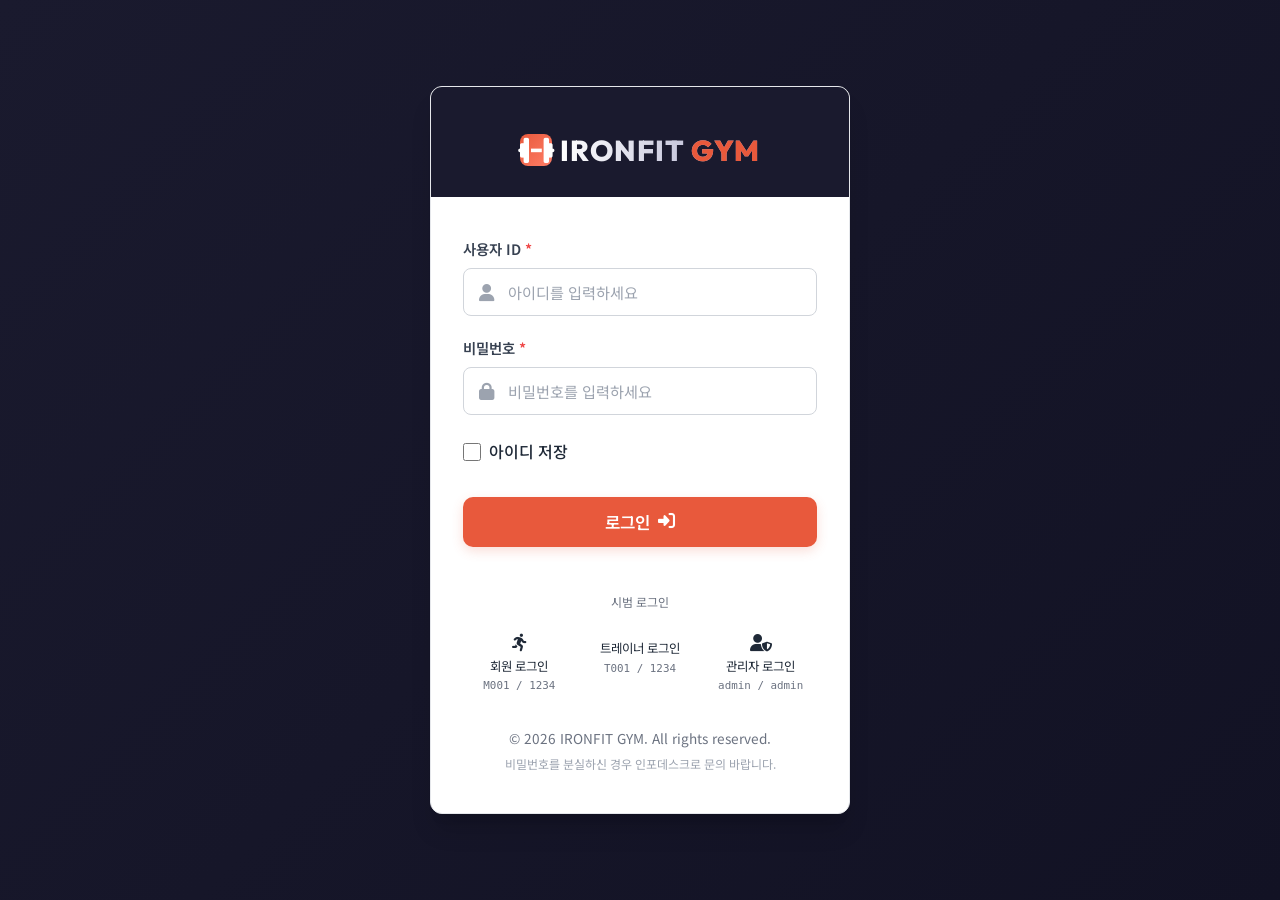
<file: workout.html>
<!DOCTYPE html>
<html lang="ko">
<head>
  <meta charset="UTF-8">
  <meta name="viewport" content="width=device-width, initial-scale=1.0">
  <title>아이언핏 GYM - 운동 기록</title>
  <link rel="stylesheet" href="https://cdnjs.cloudflare.com/ajax/libs/font-awesome/6.4.0/css/all.min.css">
  <link rel="stylesheet" href="css/style.css">
  <style>
    /* ── 캘린더 ── */
    .calendar-nav {
      display: flex;
      align-items: center;
      gap: 0.75rem;
    }
    .calendar-title {
      font-size: 1rem;
      font-weight: 700;
      color: var(--bg-primary);
      min-width: 110px;
      text-align: center;
    }
    .calendar-grid {
      display: grid;
      grid-template-columns: repeat(7, 1fr);
      gap: 2px;
      margin-top: 0.5rem;
    }
    .cal-day-header {
      text-align: center;
      font-size: 0.72rem;
      font-weight: 700;
      color: var(--color-text-muted);
      padding: 0.4rem 0;
    }
    .cal-day {
      text-align: center;
      padding: 0.45rem 0.1rem;
      border-radius: 8px;
      cursor: pointer;
      font-size: 0.82rem;
      font-weight: 500;
      transition: background-color var(--transition-fast);
      display: flex;
      flex-direction: column;
      align-items: center;
      gap: 2px;
      min-height: 44px;
      justify-content: center;
    }
    .cal-day:hover:not(.cal-empty) {
      background-color: var(--color-primary-light);
      color: var(--color-primary);
    }
    .cal-day.cal-today {
      border: 2px solid var(--color-primary);
      color: var(--color-primary);
      font-weight: 800;
    }
    .cal-day.cal-selected {
      background-color: var(--color-primary);
      color: #FFF !important;
      font-weight: 800;
      box-shadow: 0 4px 12px rgba(232, 89, 60, 0.35);
    }
    .cal-day.cal-empty {
      cursor: default;
    }
    .cal-dot {
      width: 5px;
      height: 5px;
      border-radius: 50%;
      background-color: var(--color-primary);
    }
    .cal-day.cal-selected .cal-dot {
      background-color: rgba(255,255,255,0.8);
    }
    .cal-day.cal-sun { color: var(--color-danger); }
    .cal-day.cal-sat { color: var(--color-info); }

    /* ── 운동 기록 카드 ── */
    .workout-card {
      border: 1px solid var(--border-color);
      border-radius: 10px;
      padding: 1.1rem 1.25rem;
      display: flex;
      gap: 1rem;
      align-items: flex-start;
      transition: box-shadow var(--transition-fast), transform var(--transition-fast);
      background: #FAFBFD;
    }
    .workout-card:hover {
      box-shadow: var(--shadow-md);
      transform: translateY(-1px);
    }
    .workout-icon {
      width: 44px;
      height: 44px;
      border-radius: 10px;
      background-color: var(--color-primary-light);
      color: var(--color-primary);
      display: flex;
      align-items: center;
      justify-content: center;
      font-size: 1.2rem;
      flex-shrink: 0;
    }
    .workout-body {
      flex: 1;
      min-width: 0;
    }
    .workout-title-row {
      display: flex;
      align-items: center;
      gap: 0.5rem;
      flex-wrap: wrap;
      margin-bottom: 0.35rem;
    }
    .workout-name {
      font-size: 1rem;
      font-weight: 700;
      color: var(--bg-primary);
    }
    .workout-stats {
      display: flex;
      gap: 1rem;
      font-size: 0.85rem;
      color: var(--color-text-muted);
      margin-bottom: 0.3rem;
    }
    .workout-stat-item {
      display: flex;
      align-items: center;
      gap: 0.3rem;
    }
    .workout-stat-item i {
      color: var(--color-primary);
      font-size: 0.75rem;
    }
    .workout-memo {
      font-size: 0.82rem;
      color: var(--color-text-muted);
      background: #F3F4F6;
      border-radius: 6px;
      padding: 0.35rem 0.65rem;
      margin-top: 0.4rem;
    }
    .workout-actions {
      display: flex;
      flex-direction: column;
      gap: 0.4rem;
      flex-shrink: 0;
    }

    /* ── 날짜 구분선 ── */
    .date-divider {
      display: flex;
      align-items: center;
      gap: 0.75rem;
      margin: 1.25rem 0 0.75rem;
    }
    .date-divider-label {
      font-size: 0.85rem;
      font-weight: 700;
      color: var(--color-text-muted);
      white-space: nowrap;
    }
    .date-divider-line {
      flex: 1;
      height: 1px;
      background-color: var(--border-color);
    }

    /* ── 빈 상태 ── */
    .empty-state {
      text-align: center;
      padding: 3rem 1rem;
      color: var(--color-text-muted);
    }
    .empty-state i {
      font-size: 2.5rem;
      color: #D1D5DB;
      margin-bottom: 0.75rem;
      display: block;
    }
    .empty-state p {
      font-size: 0.95rem;
    }

    /* ── 폼 그리드 ── */
    .form-row-2 {
      display: grid;
      grid-template-columns: 1fr 1fr;
      gap: 0.75rem;
    }
    .form-row-3 {
      display: grid;
      grid-template-columns: 1fr 1fr 1fr;
      gap: 0.75rem;
    }

    /* ── 트레이너 선택바 ── */
    .trainer-bar {
      background: linear-gradient(135deg, var(--bg-secondary), #252545);
      border-radius: 12px;
      padding: 1rem 1.5rem;
      display: flex;
      align-items: center;
      gap: 1rem;
      margin-bottom: 1.5rem;
      border: 1px solid var(--border-color-dark);
    }
    .trainer-bar-icon {
      color: var(--color-primary);
      font-size: 1.25rem;
    }
    .trainer-bar label {
      color: var(--color-text-light);
      font-size: 0.9rem;
      font-weight: 600;
      white-space: nowrap;
    }
    .trainer-bar .form-select {
      background-color: rgba(255,255,255,0.08);
      border-color: rgba(255,255,255,0.15);
      color: var(--color-text-light);
    }
    .trainer-bar .form-select option {
      background-color: var(--bg-secondary);
      color: var(--color-text-light);
    }

    /* ── 배지 색상 (부위별) ── */
    .badge-chest    { background-color: #FDF0EE; color: var(--color-primary); }
    .badge-back     { background-color: #E8F0FE; color: var(--color-info); }
    .badge-leg      { background-color: #E6F4EA; color: var(--color-success); }
    .badge-shoulder { background-color: #FFF8E6; color: var(--color-warning); }
    .badge-etc      { background-color: #F3F4F6; color: #6B7280; }

    /* ── 필터 요약 바 ── */
    .filter-bar {
      display: flex;
      align-items: center;
      justify-content: space-between;
      margin-bottom: 1rem;
    }
    .filter-info {
      font-size: 0.9rem;
      color: var(--color-text-muted);
    }
    .filter-info strong {
      color: var(--bg-primary);
    }
  </style>
</head>
<body>

  <div class="app-container">

    <!-- ── 사이드바 ── -->
    <aside class="sidebar" id="appSidebar">
      <div class="sidebar-header">
        <div class="logo">
          <span class="logo-icon"><i class="fa-solid fa-dumbbell"></i></span>
          <span class="logo-text">IRONFIT <span class="logo-highlight">GYM</span></span>
        </div>
      </div>

      <div class="sidebar-body">
        <ul class="nav-list">
          <li class="nav-item">
            <a href="dashboard.html">
              <i class="fa-solid fa-chart-line"></i>
              <span>대시보드</span>
            </a>
          </li>
          <li class="nav-item active">
            <a href="workout.html">
              <i class="fa-solid fa-calendar-check"></i>
              <span>운동 기록</span>
            </a>
          </li>
          <li class="nav-item">
            <a href="body.html">
              <i class="fa-solid fa-weight-scale"></i>
              <span>신체 변화</span>
            </a>
          </li>
          <li class="nav-item">
            <a href="diet.html">
              <i class="fa-solid fa-utensils"></i>
              <span>식단 기록</span>
            </a>
          </li>
          <li class="nav-item">
            <a href="equipment.html">
              <i class="fa-solid fa-circle-info"></i>
              <span>기구 사용법</span>
            </a>
          </li>
          <li class="nav-item">
            <a href="pt.html">
              <i class="fa-solid fa-handshake"></i>
              <span>PT 신청·일정</span>
            </a>
          </li>
          <li class="nav-item role-trainer" style="display: none;">
            <a href="trainer.html" style="border-left: 3px solid var(--color-primary);">
              <i class="fa-solid fa-user-gear"></i>
              <span>트레이너 관리</span>
            </a>
          </li>
          <li class="nav-item role-admin" style="display: none;">
            <a href="admin.html" style="border-left: 3px solid var(--color-primary);">
              <i class="fa-solid fa-screwdriver-wrench"></i>
              <span>시스템 관리자</span>
            </a>
          </li>
        </ul>
      </div>

      <div class="sidebar-footer">
        <div class="user-profile">
          <div class="user-avatar" id="userAvatar">H</div>
          <div class="user-info">
            <div class="user-name" id="profileName">홍길동</div>
            <div class="user-role" id="profileRole">일반회원</div>
          </div>
          <button class="btn-logout" id="logoutBtn" title="로그아웃">
            <i class="fa-solid fa-right-from-bracket"></i>
          </button>
        </div>
      </div>
    </aside>

    <div class="sidebar-overlay" id="sidebarOverlay"></div>

    <!-- ── 메인 콘텐츠 ── -->
    <div class="main-content">

      <header class="main-header">
        <div class="header-title">
          <i class="fa-solid fa-bars hamburger-btn" id="menuToggle"></i>
          <span id="welcomeMessage">운동 기록</span>
        </div>
        <div class="header-actions">
          <span class="badge badge-primary" id="userGradeBadge">일반회원</span>
        </div>
      </header>

      <main class="page-body">

        <!-- 트레이너 전용 회원 선택 바 -->
        <div class="trainer-bar" id="trainerBar" style="display: none;">
          <i class="fa-solid fa-users trainer-bar-icon"></i>
          <label for="memberSelect">담당 회원 조회</label>
          <select id="memberSelect" class="form-select" style="max-width: 220px;">
            <option value="">-- 회원 선택 --</option>
          </select>
          <span class="badge badge-primary" id="viewingBadge" style="display:none;"></span>
        </div>

        <!-- 상단 2분할: 캘린더 + 입력 폼 -->
        <section style="display: grid; grid-template-columns: 1fr 1.3fr; gap: 1.5rem; margin-bottom: 1.5rem; align-items: start;">

          <!-- 캘린더 카드 -->
          <div class="card">
            <div class="card-header">
              <h3 class="card-title">
                <i class="fa-solid fa-calendar-days" style="color: var(--color-primary);"></i>
                월간 달력
              </h3>
              <div class="calendar-nav">
                <button id="prevMonth" class="btn btn-secondary btn-sm"><i class="fa-solid fa-chevron-left"></i></button>
                <span class="calendar-title" id="calendarTitle">2026년 5월</span>
                <button id="nextMonth" class="btn btn-secondary btn-sm"><i class="fa-solid fa-chevron-right"></i></button>
              </div>
            </div>
            <div class="card-body">
              <div class="calendar-grid" id="calendarGrid"></div>
              <div style="margin-top: 1rem; display: flex; gap: 0.5rem; justify-content: flex-end;">
                <button id="todayBtn" class="btn btn-outline btn-sm">
                  <i class="fa-solid fa-crosshairs"></i> 오늘
                </button>
                <button id="showAllBtn" class="btn btn-secondary btn-sm">
                  <i class="fa-solid fa-list"></i> 전체 보기
                </button>
              </div>
            </div>
          </div>

          <!-- 운동 추가/수정 폼 카드 -->
          <div class="card">
            <div class="card-header">
              <h3 class="card-title" id="formTitle">
                <i class="fa-solid fa-plus-circle" style="color: var(--color-primary);"></i>
                운동 추가
              </h3>
              <button id="resetFormBtn" class="btn btn-secondary btn-sm">
                <i class="fa-solid fa-rotate-left"></i> 초기화
              </button>
            </div>
            <div class="card-body">
              <form id="workoutForm" autocomplete="off">
                <input type="hidden" id="editId" value="">

                <div class="form-row-2" style="margin-bottom: 0.75rem;">
                  <div class="form-group" style="margin-bottom: 0;">
                    <label class="form-label required" for="wDate">날짜</label>
                    <input type="date" class="form-input" id="wDate" required>
                  </div>
                  <div class="form-group" style="margin-bottom: 0;">
                    <label class="form-label required" for="wPart">타겟 부위</label>
                    <select class="form-select" id="wPart" required>
                      <option value="">선택</option>
                      <option value="가슴">가슴</option>
                      <option value="등">등</option>
                      <option value="어깨">어깨</option>
                      <option value="이두">이두</option>
                      <option value="삼두">삼두</option>
                      <option value="하체">하체</option>
                      <option value="복근">복근</option>
                      <option value="유산소">유산소</option>
                      <option value="전신">전신</option>
                    </select>
                  </div>
                </div>

                <div class="form-group">
                  <label class="form-label required" for="wExercise">운동 종목</label>
                  <select class="form-select" id="wExercise" required>
                    <option value="">← 먼저 타겟 부위를 선택하세요</option>
                  </select>
                  <!-- 직접 입력 fallback (운동 종목 선택 후 "직접 입력" 선택 시 노출) -->
                  <input type="text" class="form-input" id="wExerciseCustom"
                         placeholder="운동 종목명을 직접 입력하세요"
                         style="display:none; margin-top: 0.5rem;">
                </div>

                <div class="form-row-3" style="margin-bottom: 0.75rem;">
                  <div class="form-group" style="margin-bottom: 0;">
                    <label class="form-label required" for="wSets">세트 수</label>
                    <input type="number" class="form-input" id="wSets" placeholder="3" min="1" max="99" required>
                  </div>
                  <div class="form-group" style="margin-bottom: 0;">
                    <label class="form-label required" for="wWeight">중량 (kg)</label>
                    <input type="number" class="form-input" id="wWeight" placeholder="0=맨몸" min="0" max="999" step="0.5" required>
                  </div>
                  <div class="form-group" style="margin-bottom: 0;">
                    <label class="form-label required" for="wReps">횟수 (Reps)</label>
                    <input type="number" class="form-input" id="wReps" placeholder="10" min="1" max="999" required>
                  </div>
                </div>

                <div class="form-group">
                  <label class="form-label" for="wMemo">메모 <span style="font-weight:400; color:var(--color-text-muted);">(선택)</span></label>
                  <textarea class="form-textarea" id="wMemo" placeholder="오늘의 컨디션, 개선사항 등..." rows="2" style="min-height: 70px;"></textarea>
                </div>

                <button type="submit" class="btn btn-primary w-full" id="submitBtn">
                  <i class="fa-solid fa-floppy-disk"></i>
                  <span id="submitBtnText">운동 기록 저장</span>
                </button>
              </form>
            </div>
          </div>

        </section>

        <!-- 운동 기록 목록 -->
        <section>
          <div class="card">
            <div class="card-header">
              <h3 class="card-title">
                <i class="fa-solid fa-list-check" style="color: var(--color-primary);"></i>
                운동 기록 목록
              </h3>
              <div style="display: flex; align-items: center; gap: 0.5rem;">
                <span class="badge badge-primary" id="totalCountBadge">0건</span>
              </div>
            </div>
            <div class="card-body">
              <div class="filter-bar" id="filterBar" style="display: none;">
                <span class="filter-info" id="filterInfo"></span>
                <button class="btn btn-secondary btn-sm" id="clearFilterBtn">
                  <i class="fa-solid fa-xmark"></i> 필터 해제
                </button>
              </div>
              <div id="workoutList">
                <!-- 동적 렌더링 -->
              </div>
            </div>
          </div>
        </section>

      </main>
    </div>
  </div>

  <!-- 로딩 오버레이 -->
  <div class="loading-overlay">
    <div class="spinner"></div>
    <div class="loading-text">운동 기록 불러오는 중...</div>
  </div>

  <script src="js/config.js"></script>
  <script src="js/api.js"></script>
  <script src="js/workout.js"></script>
</body>
</html>
</file>
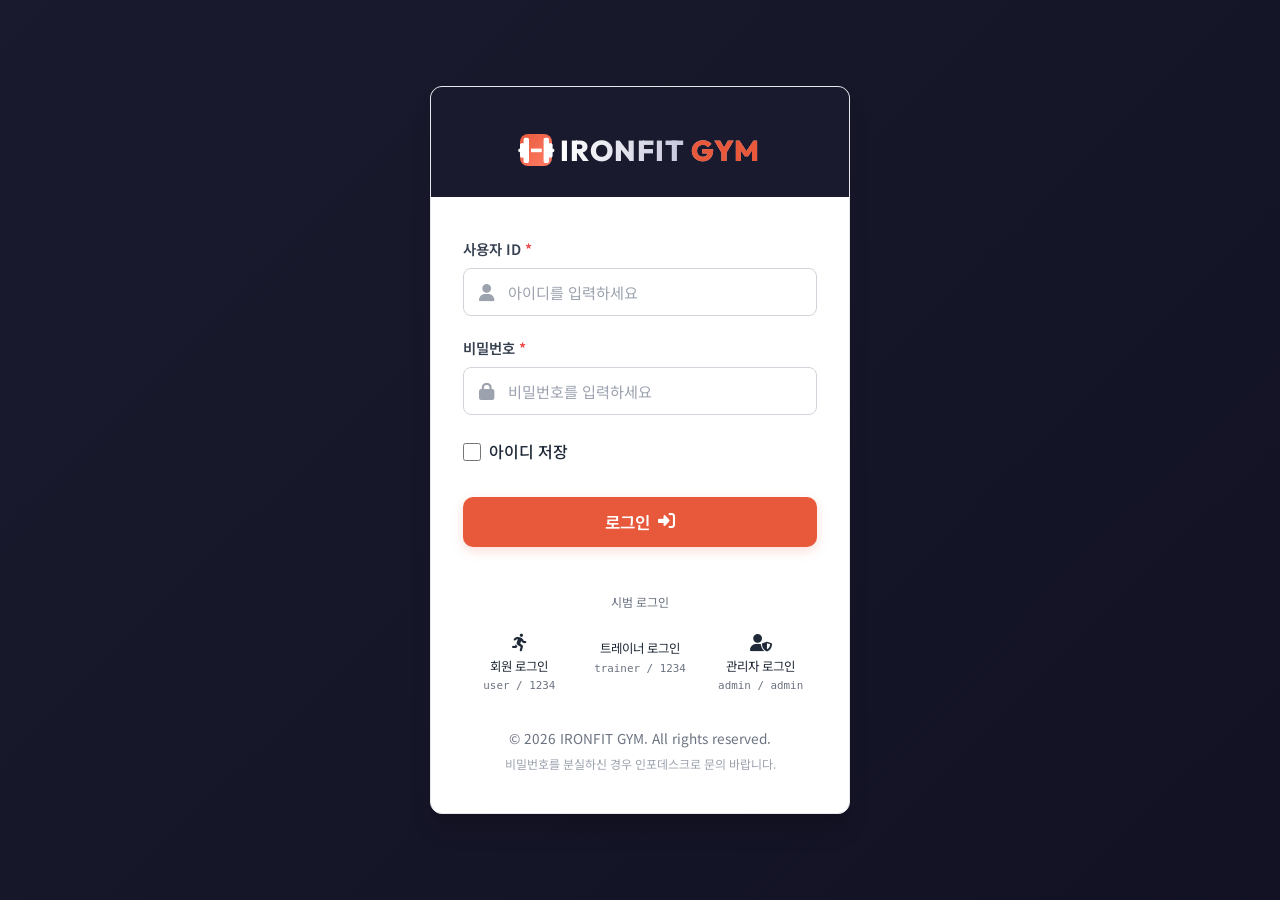
<file: frontend/admin.html>
<!DOCTYPE html>
<html lang="ko">
<head>
  <meta charset="UTF-8">
  <meta name="viewport" content="width=device-width, initial-scale=1.0">
  <title>아이언핏 GYM - 시스템 관리자</title>
  <link rel="stylesheet" href="https://cdnjs.cloudflare.com/ajax/libs/font-awesome/6.4.0/css/all.min.css">
  <link rel="stylesheet" href="css/style.css">
  <style>
    /* ── 관리자 탭 ── */
    .admin-tab-bar {
      display: flex;
      gap: 0.25rem;
      border-bottom: 2px solid var(--border-color);
      margin-bottom: 1.5rem;
    }
    .admin-tab-btn {
      display: inline-flex;
      align-items: center;
      gap: 0.4rem;
      padding: 0.65rem 1.2rem;
      border: none;
      background: none;
      color: var(--color-text-muted);
      font-size: 0.88rem;
      font-weight: 600;
      cursor: pointer;
      border-bottom: 2px solid transparent;
      margin-bottom: -2px;
      transition: all var(--transition-fast);
      white-space: nowrap;
    }
    .admin-tab-btn:hover { color: var(--color-primary); }
    .admin-tab-btn.active {
      color: var(--color-primary);
      border-bottom-color: var(--color-primary);
    }
    .admin-tab-btn .tab-badge {
      background: var(--color-danger);
      color: #fff;
      border-radius: 99px;
      padding: 1px 6px;
      font-size: 0.68rem;
    }
    .admin-tab-panel { display: none; }
    .admin-tab-panel.active { display: block; }

    /* ── 섹션 카드 ── */
    .admin-section {
      background: var(--bg-card);
      border-radius: 16px;
      border: 1px solid var(--border-color);
      padding: 1.25rem 1.5rem;
      margin-bottom: 1.5rem;
    }
    .admin-section-title {
      font-size: 0.95rem;
      font-weight: 800;
      color: var(--color-text-primary);
      margin-bottom: 1rem;
      display: flex;
      align-items: center;
      gap: 0.5rem;
    }
    .admin-section-title i { color: var(--color-primary); }

    /* ── 통계 카드 행 ── */
    .stat-row {
      display: grid;
      grid-template-columns: repeat(4, 1fr);
      gap: 1rem;
      margin-bottom: 1.5rem;
    }
    .stat-card {
      background: var(--bg-card);
      border-radius: 14px;
      border: 1px solid var(--border-color);
      padding: 1rem 1.25rem;
      display: flex;
      align-items: center;
      gap: 1rem;
    }
    .stat-icon {
      width: 44px; height: 44px;
      border-radius: 12px;
      display: flex; align-items: center; justify-content: center;
      font-size: 1.2rem;
      flex-shrink: 0;
    }
    .stat-card .stat-val { font-size: 1.5rem; font-weight: 800; color: var(--color-text-primary); }
    .stat-card .stat-lbl { font-size: 0.75rem; color: var(--color-text-muted); }

    /* ── 테이블 ── */
    .admin-table-wrap { overflow-x: auto; }
    .admin-table {
      width: 100%;
      border-collapse: collapse;
      font-size: 0.84rem;
    }
    .admin-table th {
      padding: 0.6rem 0.75rem;
      text-align: left;
      color: var(--color-text-muted);
      font-weight: 700;
      font-size: 0.75rem;
      text-transform: uppercase;
      border-bottom: 1px solid var(--border-color);
      white-space: nowrap;
    }
    .admin-table td {
      padding: 0.7rem 0.75rem;
      border-bottom: 1px solid var(--border-color);
      color: var(--color-text-primary);
      vertical-align: middle;
    }
    .admin-table tr:last-child td { border-bottom: none; }
    .admin-table tr:hover td { background: var(--bg-secondary); }

    /* ── 만료 경고 배지 ── */
    .expiry-warn {
      display: inline-flex;
      align-items: center;
      gap: 3px;
      background: #FEF3C7;
      color: #92400E;
      border-radius: 6px;
      padding: 2px 6px;
      font-size: 0.7rem;
      font-weight: 700;
    }
    .expiry-danger {
      background: #FEE2E2;
      color: #991B1B;
    }

    /* ── 상태 뱃지 ── */
    .status-badge {
      display: inline-block;
      padding: 3px 8px;
      border-radius: 6px;
      font-size: 0.72rem;
      font-weight: 700;
    }
    .status-ok     { background: #ECFDF5; color: #065F46; }
    .status-warn   { background: #FEF3C7; color: #92400E; }
    .status-danger { background: #FEE2E2; color: #991B1B; }
    .status-pause  { background: #F1F5F9; color: #475569; }

    /* ── 폼 그리드 ── */
    .form-grid {
      display: grid;
      grid-template-columns: repeat(3, 1fr);
      gap: 0.85rem;
    }
    .form-group { display: flex; flex-direction: column; gap: 0.3rem; }
    .form-group label { font-size: 0.78rem; font-weight: 700; color: var(--color-text-muted); }
    .form-grid .form-group.full { grid-column: 1 / -1; }

    /* ── 기구 필터 ── */
    .equip-filter-bar {
      display: flex;
      gap: 0.5rem;
      margin-bottom: 1rem;
      flex-wrap: wrap;
    }
    .filter-chip {
      padding: 0.35rem 0.85rem;
      border-radius: 99px;
      border: 1.5px solid var(--border-color);
      background: var(--bg-card);
      color: var(--color-text-muted);
      font-size: 0.78rem;
      font-weight: 600;
      cursor: pointer;
      transition: all var(--transition-fast);
    }
    .filter-chip:hover { border-color: var(--color-primary); color: var(--color-primary); }
    .filter-chip.active {
      background: var(--color-primary);
      border-color: var(--color-primary);
      color: #fff;
    }

    /* ── 트레이너 카드 그리드 ── */
    .trainer-assign-grid {
      display: grid;
      grid-template-columns: repeat(4, 1fr);
      gap: 1rem;
      margin-bottom: 1.5rem;
    }
    .trainer-assign-card {
      background: var(--bg-secondary);
      border-radius: 14px;
      border: 1px solid var(--border-color);
      padding: 1rem;
      text-align: center;
    }
    .trainer-assign-card .ta-avatar {
      width: 48px; height: 48px;
      border-radius: 50%;
      background: var(--color-primary);
      color: #fff;
      font-size: 1.2rem;
      font-weight: 800;
      display: flex; align-items: center; justify-content: center;
      margin: 0 auto 0.5rem;
    }
    .trainer-assign-card .ta-name { font-size: 0.9rem; font-weight: 700; margin-bottom: 0.25rem; }
    .trainer-assign-card .ta-count { font-size: 0.75rem; color: var(--color-text-muted); }
    .trainer-assign-card .ta-count span { font-size: 1rem; font-weight: 800; color: var(--color-primary); }

    /* ── 수납 처리 버튼 ── */
    .btn-pay {
      padding: 0.3rem 0.75rem;
      border-radius: 6px;
      background: var(--color-primary);
      color: #fff;
      border: none;
      font-size: 0.75rem;
      font-weight: 700;
      cursor: pointer;
      transition: opacity 0.2s;
    }
    .btn-pay:hover { opacity: 0.85; }
    .btn-pay:disabled { background: var(--border-color); color: var(--color-text-muted); cursor: default; }

    /* ── 상태 변경 버튼 그룹 ── */
    .status-btn-group { display: flex; gap: 4px; }
    .status-btn {
      padding: 3px 8px;
      border-radius: 6px;
      border: 1.5px solid var(--border-color);
      background: none;
      font-size: 0.7rem;
      font-weight: 700;
      cursor: pointer;
      color: var(--color-text-muted);
      transition: all 0.15s;
    }
    .status-btn:hover { border-color: var(--color-primary); color: var(--color-primary); }
    .status-btn.active-ok     { background: #ECFDF5; color: #065F46; border-color: #6EE7B7; }
    .status-btn.active-warn   { background: #FEF3C7; color: #92400E; border-color: #FCD34D; }
    .status-btn.active-danger { background: #FEE2E2; color: #991B1B; border-color: #FCA5A5; }

    /* ── 미수금 하이라이트 행 ── */
    .admin-table tr.unpaid-row td { background: #1a0f0f; }

    /* ── 매핑 드롭다운 행 ── */
    .assign-select {
      padding: 0.3rem 0.6rem;
      border-radius: 6px;
      border: 1.5px solid var(--border-color);
      background: #FFFFFF;
      color: #1F2937;
      font-size: 0.8rem;
      min-width: 110px;
    }

    @media (max-width: 1024px) {
      .stat-row { grid-template-columns: repeat(2, 1fr); }
      .trainer-assign-grid { grid-template-columns: repeat(2, 1fr); }
      .form-grid { grid-template-columns: repeat(2, 1fr); }
    }
    @media (max-width: 600px) {
      .stat-row { grid-template-columns: 1fr 1fr; }
      .trainer-assign-grid { grid-template-columns: repeat(2, 1fr); }
      .form-grid { grid-template-columns: 1fr; }
      .admin-tab-btn { padding: 0.5rem 0.75rem; font-size: 0.78rem; }
    }
  </style>
</head>
<body>
<div class="app-container">

  <!-- ── 사이드바 ── -->
  <aside class="sidebar" id="appSidebar">
    <div class="sidebar-header">
      <div class="logo">
        <span class="logo-icon"><i class="fa-solid fa-dumbbell"></i></span>
        <span class="logo-text">IRONFIT <span class="logo-highlight">GYM</span></span>
      </div>
    </div>
    <div class="sidebar-body">
      <ul class="nav-list">
        <li class="nav-item"><a href="dashboard.html"><i class="fa-solid fa-chart-line"></i><span>대시보드</span></a></li>
        <li class="nav-item"><a href="workout.html"><i class="fa-solid fa-calendar-check"></i><span>운동 기록</span></a></li>
        <li class="nav-item"><a href="body.html"><i class="fa-solid fa-weight-scale"></i><span>신체 변화</span></a></li>
        <li class="nav-item"><a href="diet.html"><i class="fa-solid fa-utensils"></i><span>식단 기록</span></a></li>
        <li class="nav-item"><a href="equipment.html"><i class="fa-solid fa-circle-info"></i><span>기구 사용법</span></a></li>
        <li class="nav-item"><a href="pt.html"><i class="fa-solid fa-handshake"></i><span>PT 신청·일정</span></a></li>
        <li class="nav-item role-trainer" style="display:none;"><a href="trainer.html" style="border-left:3px solid var(--color-primary);"><i class="fa-solid fa-user-gear"></i><span>트레이너 관리</span></a></li>
        <li class="nav-item role-admin active" style="display:none;"><a href="admin.html" style="border-left:3px solid var(--color-primary);"><i class="fa-solid fa-screwdriver-wrench"></i><span>시스템 관리자</span></a></li>
      </ul>
    </div>
    <div class="sidebar-footer">
      <div class="user-profile">
        <div class="user-avatar" id="userAvatar">A</div>
        <div class="user-info">
          <div class="user-name" id="profileName">관리자</div>
          <div class="user-role" id="profileRole">관리자</div>
        </div>
        <button class="btn-logout" id="logoutBtn" title="로그아웃">
          <i class="fa-solid fa-right-from-bracket"></i>
        </button>
      </div>
    </div>
  </aside>
  <div class="sidebar-overlay" id="sidebarOverlay"></div>

  <!-- ── 메인 콘텐츠 ── -->
  <div class="main-content">
    <header class="main-header">
      <div class="header-title">
        <i class="fa-solid fa-bars hamburger-btn" id="menuToggle"></i>
        <span>시스템 관리자</span>
      </div>
      <div class="header-actions">
        <span class="badge badge-danger" id="alertBadge" style="display:none;"></span>
      </div>
    </header>

    <main class="page-body">

      <!-- 요약 통계 -->
      <div class="stat-row" id="adminStatRow"></div>

      <!-- 탭 바 -->
      <div class="admin-tab-bar">
        <button class="admin-tab-btn active" onclick="switchTab('members')">
          <i class="fa-solid fa-users"></i>회원 관리
          <span class="tab-badge" id="expiryBadge" style="display:none;"></span>
        </button>
        <button class="admin-tab-btn" onclick="switchTab('payments')">
          <i class="fa-solid fa-credit-card"></i>결제 관리
          <span class="tab-badge" id="unpaidBadge" style="display:none;"></span>
        </button>
        <button class="admin-tab-btn" onclick="switchTab('equipment')">
          <i class="fa-solid fa-dumbbell"></i>기구 관리
        </button>
        <button class="admin-tab-btn" onclick="switchTab('trainers')">
          <i class="fa-solid fa-person-chalkboard"></i>트레이너 매핑
        </button>
      </div>

      <!-- 탭 1: 회원 관리 -->
      <div class="admin-tab-panel active" id="tab-members">
        <!-- 신규 회원 추가 폼 -->
        <div class="admin-section">
          <div class="admin-section-title"><i class="fa-solid fa-user-plus"></i>신규 회원 등록</div>
          <div class="form-grid" id="addMemberForm">
            <div class="form-group">
              <label>이름 *</label>
              <input type="text" class="form-input" id="newName" placeholder="홍길동">
            </div>
            <div class="form-group">
              <label>성별</label>
              <select class="form-input" id="newGender">
                <option value="남">남</option>
                <option value="여">여</option>
              </select>
            </div>
            <div class="form-group">
              <label>나이</label>
              <input type="number" class="form-input" id="newAge" placeholder="25">
            </div>
            <div class="form-group">
              <label>등급</label>
              <select class="form-input" id="newGrade">
                <option value="일반회원">일반회원</option>
                <option value="PT회원">PT회원</option>
              </select>
            </div>
            <div class="form-group">
              <label>연락처</label>
              <input type="text" class="form-input" id="newPhone" placeholder="010-0000-0000">
            </div>
            <div class="form-group">
              <label>이용권 만료일</label>
              <input type="date" class="form-input" id="newExpiry">
            </div>
            <div class="form-group full" style="display:flex; justify-content:flex-end;">
              <button class="btn btn-primary" onclick="submitAddMember()">
                <i class="fa-solid fa-plus"></i> 등록
              </button>
            </div>
          </div>
        </div>

        <!-- 회원 목록 -->
        <div class="admin-section">
          <div class="admin-section-title"><i class="fa-solid fa-list"></i>전체 회원 목록</div>
          <div class="admin-table-wrap">
            <table class="admin-table" id="memberTable">
              <thead>
                <tr>
                  <th>ID</th><th>이름</th><th>성별</th><th>나이</th>
                  <th>등급</th><th>연락처</th><th>만료일</th><th>배정 트레이너</th><th>상태</th>
                </tr>
              </thead>
              <tbody id="memberTableBody"></tbody>
            </table>
          </div>
        </div>
      </div>

      <!-- 탭 2: 결제 관리 -->
      <div class="admin-tab-panel" id="tab-payments">
        <div class="admin-section">
          <div class="admin-section-title"><i class="fa-solid fa-triangle-exclamation"></i>미수금 회원</div>
          <div id="unpaidList"></div>
        </div>
        <div class="admin-section">
          <div class="admin-section-title"><i class="fa-solid fa-receipt"></i>전체 결제 내역</div>
          <div class="admin-table-wrap">
            <table class="admin-table" id="paymentTable">
              <thead>
                <tr>
                  <th>결제ID</th><th>회원명</th><th>상품</th><th>금액</th>
                  <th>결제일</th><th>만료일</th><th>상태</th><th>처리</th>
                </tr>
              </thead>
              <tbody id="paymentTableBody"></tbody>
            </table>
          </div>
        </div>
      </div>

      <!-- 탭 3: 기구 관리 -->
      <div class="admin-tab-panel" id="tab-equipment">
        <div class="admin-section">
          <div class="admin-section-title"><i class="fa-solid fa-filter"></i>기구 상태 관리</div>
          <div class="equip-filter-bar" id="equipFilterBar">
            <button class="filter-chip active" onclick="filterEquip('전체',this)">전체</button>
            <button class="filter-chip" onclick="filterEquip('정상',this)">정상</button>
            <button class="filter-chip" onclick="filterEquip('점검중',this)">점검중</button>
            <button class="filter-chip" onclick="filterEquip('고장',this)">고장</button>
          </div>
          <div class="admin-table-wrap">
            <table class="admin-table" id="equipTable">
              <thead>
                <tr>
                  <th>ID</th><th>카테고리</th><th>기구명</th><th>수량</th><th>현재 상태</th><th>상태 변경</th>
                </tr>
              </thead>
              <tbody id="equipTableBody"></tbody>
            </table>
          </div>
        </div>
      </div>

      <!-- 탭 4: 트레이너 매핑 -->
      <div class="admin-tab-panel" id="tab-trainers">
        <div class="admin-section">
          <div class="admin-section-title"><i class="fa-solid fa-person-chalkboard"></i>트레이너별 담당 현황</div>
          <div class="trainer-assign-grid" id="trainerAssignGrid"></div>
        </div>
        <div class="admin-section">
          <div class="admin-section-title"><i class="fa-solid fa-arrows-rotate"></i>회원-트레이너 재배정</div>
          <div class="admin-table-wrap">
            <table class="admin-table" id="assignTable">
              <thead>
                <tr><th>회원 ID</th><th>이름</th><th>등급</th><th>현재 트레이너</th><th>재배정</th><th>적용</th></tr>
              </thead>
              <tbody id="assignTableBody"></tbody>
            </table>
          </div>
        </div>
      </div>

    </main>
  </div>
</div>

<!-- 로딩 오버레이 -->
<div class="loading-overlay">
  <div class="spinner"></div>
  <div class="loading-text">데이터 불러오는 중...</div>
</div>

<script src="js/config.js"></script>
<script src="js/api.js"></script>
<script src="js/admin.js"></script>
</body>
</html>
</file>
<file: css/style.css>
@import url('https://fonts.googleapis.com/css2?family=Noto+Sans+KR:wght@300;400;500;700;900&family=Outfit:wght@300;400;500;600;700;800&display=swap');

/* ==========================================================================
   1. Design System & CSS Variables
   ========================================================================== */
:root {
  /* Color Palette */
  --bg-primary: #121224;        /* 아주 짙은 네이비, 전체 바탕 */
  --bg-secondary: #1A1A2E;      /* 다크 네이비, 사이드바/헤더용 */
  --bg-card: #FFFFFF;           /* 흰색 카드 UI */
  
  --color-primary: #E8593C;      /* 메인 포인트 오렌지/레드 */
  --color-primary-hover: #D0482B;
  --color-primary-light: #FDF0EE;
  
  --color-text-dark: #1F2937;    /* 주 텍스트 (카드 내부 등) */
  --color-text-muted: #6B7280;   /* 보조 텍스트 */
  --color-text-light: #FFFFFF;   /* 밝은 텍스트 (다크 배경용) */
  --color-text-light-muted: #A5A5C7;
  
  --border-color: #E5E7EB;       /* 기본 경계선 */
  --border-color-dark: rgba(255, 255, 255, 0.08);
  
  /* Status Colors */
  --color-success: #10B981;
  --color-warning: #F59E0B;
  --color-danger: #EF4444;
  --color-info: #3B82F6;
  
  /* Dimensions & Grid */
  --sidebar-width: 260px;
  --sidebar-collapsed-width: 70px;
  --header-height: 70px;
  
  /* Typography */
  --font-ko: 'Noto Sans KR', sans-serif;
  --font-en: 'Outfit', sans-serif;
  
  /* Shadows & Effects */
  --shadow-sm: 0 1px 2px 0 rgba(0, 0, 0, 0.05);
  --shadow-md: 0 4px 6px -1px rgba(0, 0, 0, 0.1), 0 2px 4px -1px rgba(0, 0, 0, 0.06);
  --shadow-lg: 0 10px 15px -3px rgba(0, 0, 0, 0.1), 0 4px 6px -2px rgba(0, 0, 0, 0.05);
  --shadow-premium: 0 20px 25px -5px rgba(0, 0, 0, 0.15), 0 10px 10px -5px rgba(0, 0, 0, 0.04);
  
  --transition-fast: 0.15s ease;
  --transition-normal: 0.25s ease;
}

/* ==========================================================================
   2. Reset & Global Styles
   ========================================================================== */
*, *::before, *::after {
  box-sizing: border-box;
  margin: 0;
  padding: 0;
}

html {
  font-size: 16px;
  scroll-behavior: smooth;
}

body {
  font-family: var(--font-ko);
  background-color: var(--bg-primary);
  color: var(--color-text-dark);
  line-height: 1.6;
  overflow-x: hidden;
}

a {
  color: inherit;
  text-decoration: none;
  transition: var(--transition-fast);
}

button, input, select, textarea {
  font-family: inherit;
  font-size: inherit;
  color: inherit;
  border: none;
  background: none;
}

button {
  cursor: pointer;
}

img {
  max-width: 100%;
  height: auto;
  display: block;
}

/* ==========================================================================
   3. Main Layout Structure
   ========================================================================== */
.app-container {
  display: flex;
  min-height: 100vh;
}

/* Sidebar Styling */
.sidebar {
  width: var(--sidebar-width);
  background-color: var(--bg-secondary);
  color: var(--color-text-light);
  display: flex;
  flex-direction: column;
  position: fixed;
  top: 0;
  bottom: 0;
  left: 0;
  z-index: 100;
  transition: width var(--transition-normal);
  border-right: 1px solid var(--border-color-dark);
  box-shadow: 4px 0 20px rgba(0, 0, 0, 0.3);
}

.sidebar-header {
  height: var(--header-height);
  display: flex;
  align-items: center;
  padding: 0 1.5rem;
  border-bottom: 1px solid var(--border-color-dark);
}

.logo {
  display: flex;
  align-items: center;
  gap: 0.5rem;
  font-family: var(--font-en);
  font-size: 1.25rem;
  font-weight: 800;
  letter-spacing: 1px;
}

.logo-icon {
  width: 32px;
  height: 32px;
  background: linear-gradient(135deg, var(--color-primary), #FF7E67);
  border-radius: 8px;
  display: flex;
  align-items: center;
  justify-content: center;
  font-weight: 900;
  color: #FFF;
}

.logo-text {
  background: linear-gradient(to right, #FFF, var(--color-text-light-muted));
  -webkit-background-clip: text;
  -webkit-text-fill-color: transparent;
}

.logo-highlight {
  color: var(--color-primary);
  -webkit-text-fill-color: var(--color-primary);
}

.sidebar-body {
  flex: 1;
  overflow-y: auto;
  padding: 1.5rem 0.75rem;
}

/* Nav Menu */
.nav-list {
  list-style: none;
  display: flex;
  flex-direction: column;
  gap: 0.35rem;
}

.nav-item a {
  display: flex;
  align-items: center;
  gap: 1rem;
  padding: 0.85rem 1rem;
  border-radius: 8px;
  color: var(--color-text-light-muted);
  font-weight: 500;
  transition: all var(--transition-normal);
}

.nav-item a:hover {
  background-color: rgba(255, 255, 255, 0.05);
  color: var(--color-text-light);
}

.nav-item.active a {
  background-color: var(--color-primary);
  color: var(--color-text-light);
  box-shadow: 0 4px 15px rgba(232, 89, 60, 0.4);
}

.nav-item i {
  font-size: 1.2rem;
  width: 24px;
  text-align: center;
  transition: var(--transition-fast);
}

.nav-item.active i {
  transform: scale(1.1);
}

.sidebar-footer {
  padding: 1rem 0.75rem;
  border-top: 1px solid var(--border-color-dark);
}

/* User Profile in Sidebar */
.user-profile {
  display: flex;
  align-items: center;
  gap: 0.75rem;
  padding: 0.75rem 1rem;
  border-radius: 8px;
  background-color: rgba(255, 255, 255, 0.03);
}

.user-avatar {
  width: 40px;
  height: 40px;
  border-radius: 50%;
  background-color: var(--color-primary-light);
  color: var(--color-primary);
  display: flex;
  align-items: center;
  justify-content: center;
  font-weight: 700;
  font-family: var(--font-en);
}

.user-info {
  flex: 1;
  min-width: 0;
}

.user-name {
  font-size: 0.9rem;
  font-weight: 600;
  white-space: nowrap;
  overflow: hidden;
  text-overflow: ellipsis;
}

.user-role {
  font-size: 0.75rem;
  color: var(--color-text-light-muted);
}

.btn-logout {
  color: var(--color-text-light-muted);
  width: 32px;
  height: 32px;
  display: flex;
  align-items: center;
  justify-content: center;
  border-radius: 6px;
  transition: var(--transition-fast);
}

.btn-logout:hover {
  background-color: rgba(239, 68, 68, 0.15);
  color: var(--color-danger);
}

/* Main Content Area */
.main-content {
  flex: 1;
  margin-left: var(--sidebar-width);
  min-height: 100vh;
  display: flex;
  flex-direction: column;
  transition: margin-left var(--transition-normal);
}

/* Top Header */
.main-header {
  height: var(--header-height);
  background-color: var(--bg-secondary);
  display: flex;
  align-items: center;
  justify-content: space-between;
  padding: 0 2rem;
  position: sticky;
  top: 0;
  z-index: 99;
  border-bottom: 1px solid var(--border-color-dark);
}

.header-title {
  color: var(--color-text-light);
  font-size: 1.25rem;
  font-weight: 700;
  display: flex;
  align-items: center;
  gap: 0.5rem;
}

.header-actions {
  display: flex;
  align-items: center;
  gap: 1rem;
}

.hamburger-btn {
  display: none;
  font-size: 1.5rem;
  color: var(--color-text-light);
  cursor: pointer;
}

.page-body {
  flex: 1;
  padding: 2rem;
  max-width: 1400px;
  width: 100%;
  margin: 0 auto;
}

/* ==========================================================================
   4. UI Cards (흰색 카드 기반)
   ========================================================================== */
.card {
  background-color: var(--bg-card);
  border-radius: 12px;
  box-shadow: var(--shadow-md);
  border: 1px solid var(--border-color);
  overflow: hidden;
  transition: transform var(--transition-normal), box-shadow var(--transition-normal);
  display: flex;
  flex-direction: column;
  color: var(--color-text-dark);
}

.card:hover {
  transform: translateY(-4px);
  box-shadow: var(--shadow-premium);
}

.card-header {
  padding: 1.25rem 1.5rem;
  border-bottom: 1px solid var(--border-color);
  background-color: #FAFBFD;
  display: flex;
  align-items: center;
  justify-content: space-between;
}

.card-title {
  font-size: 1.1rem;
  font-weight: 700;
  color: var(--bg-primary);
  display: flex;
  align-items: center;
  gap: 0.5rem;
}

.card-body {
  padding: 1.5rem;
  flex: 1;
}

.card-footer {
  padding: 1rem 1.5rem;
  border-top: 1px solid var(--border-color);
  background-color: #FAFBFD;
  display: flex;
  align-items: center;
  justify-content: flex-end;
  gap: 0.5rem;
}

/* Grid Layouts */
.grid-2 {
  display: grid;
  grid-template-columns: repeat(2, 1fr);
  gap: 1.5rem;
}

.grid-3 {
  display: grid;
  grid-template-columns: repeat(3, 1fr);
  gap: 1.5rem;
}

.grid-4 {
  display: grid;
  grid-template-columns: repeat(4, 1fr);
  gap: 1.5rem;
}

/* ==========================================================================
   5. Buttons & Badges
   ========================================================================== */
.btn {
  display: inline-flex;
  align-items: center;
  justify-content: center;
  gap: 0.5rem;
  padding: 0.625rem 1.25rem;
  font-size: 0.95rem;
  font-weight: 600;
  border-radius: 8px;
  transition: all var(--transition-fast);
  text-align: center;
  white-space: nowrap;
}

.btn:active {
  transform: scale(0.97);
}

.btn-primary {
  background-color: var(--color-primary);
  color: #FFF;
  box-shadow: 0 4px 12px rgba(232, 89, 60, 0.2);
}

.btn-primary:hover {
  background-color: var(--color-primary-hover);
  box-shadow: 0 6px 16px rgba(232, 89, 60, 0.35);
}

.btn-secondary {
  background-color: #F3F4F6;
  color: #374151;
  border: 1px solid #E5E7EB;
}

.btn-secondary:hover {
  background-color: #E5E7EB;
}

.btn-danger {
  background-color: var(--color-danger);
  color: #FFF;
  box-shadow: 0 4px 12px rgba(239, 68, 68, 0.2);
}

.btn-danger:hover {
  background-color: #DC2626;
}

.btn-outline {
  background-color: transparent;
  color: var(--color-primary);
  border: 1px solid var(--color-primary);
}

.btn-outline:hover {
  background-color: var(--color-primary-light);
}

.btn-sm {
  padding: 0.4rem 0.8rem;
  font-size: 0.8rem;
  border-radius: 6px;
}

.btn-lg {
  padding: 0.8rem 1.8rem;
  font-size: 1.05rem;
  border-radius: 10px;
}

/* Badges */
.badge {
  display: inline-flex;
  align-items: center;
  padding: 0.25rem 0.6rem;
  font-size: 0.75rem;
  font-weight: 700;
  border-radius: 50px;
  line-height: 1;
}

.badge-primary {
  background-color: var(--color-primary-light);
  color: var(--color-primary);
}

.badge-success {
  background-color: #E6F4EA;
  color: var(--color-success);
}

.badge-warning {
  background-color: #FFF8E6;
  color: var(--color-warning);
}

.badge-danger {
  background-color: #FCE8E6;
  color: var(--color-danger);
}

.badge-info {
  background-color: #E8F0FE;
  color: var(--color-info);
}

/* ==========================================================================
   6. Forms & Inputs
   ========================================================================== */
.form-group {
  margin-bottom: 1.25rem;
}

.form-label {
  display: block;
  font-size: 0.9rem;
  font-weight: 600;
  margin-bottom: 0.5rem;
  color: #374151;
}

.form-label.required::after {
  content: " *";
  color: var(--color-danger);
}

.form-input, .form-select, .form-textarea {
  width: 100%;
  padding: 0.75rem 1rem;
  font-size: 0.95rem;
  background-color: #FFFFFF;
  border: 1.5px solid #D1D5DB;
  border-radius: 8px;
  transition: all var(--transition-fast);
  color: var(--color-text-dark);
}

.form-input::placeholder {
  color: #9CA3AF;
}

.form-input:focus, .form-select:focus, .form-textarea:focus {
  outline: none;
  border-color: var(--color-primary);
  box-shadow: 0 0 0 4px rgba(232, 89, 60, 0.15);
}

.form-textarea {
  resize: vertical;
  min-height: 100px;
}

.form-checkbox {
  display: flex;
  align-items: center;
  gap: 0.5rem;
  cursor: pointer;
  font-weight: 500;
}

.form-checkbox input[type="checkbox"] {
  width: 18px;
  height: 18px;
  accent-color: var(--color-primary);
  cursor: pointer;
}

/* ==========================================================================
   7. Tables
   ========================================================================== */
.table-container {
  width: 100%;
  overflow-x: auto;
  border: 1px solid var(--border-color);
  border-radius: 8px;
}

.table {
  width: 100%;
  border-collapse: collapse;
  text-align: left;
  font-size: 0.95rem;
}

.table th {
  background-color: #FAFBFD;
  color: var(--bg-primary);
  font-weight: 700;
  padding: 1rem 1.25rem;
  border-bottom: 1px solid var(--border-color);
}

.table td {
  padding: 1rem 1.25rem;
  border-bottom: 1px solid var(--border-color);
  color: #374151;
  transition: background-color var(--transition-fast);
}

.table tr:last-child td {
  border-bottom: none;
}

.table tr:hover td {
  background-color: #F9FAFB;
}

/* ==========================================================================
   8. Specific Login Page Styles (index.html)
   ========================================================================== */
.login-page {
  display: flex;
  align-items: center;
  justify-content: center;
  min-height: 100vh;
  background: linear-gradient(135deg, var(--bg-secondary), var(--bg-primary));
  padding: 1rem;
}

.login-card {
  width: 100%;
  max-width: 420px;
  box-shadow: var(--shadow-premium);
  animation: slideUp var(--transition-normal) ease-out;
}

.login-logo {
  display: flex;
  justify-content: center;
  align-items: center;
  padding: 2.5rem 1.5rem 1.5rem;
  background-color: var(--bg-secondary);
}

.login-logo .logo {
  font-size: 1.8rem;
}

.login-body {
  padding: 2.5rem 2rem;
}

.error-message {
  display: none;
  background-color: #FDF2F2;
  color: var(--color-danger);
  padding: 0.75rem 1rem;
  border-radius: 6px;
  font-size: 0.85rem;
  margin-bottom: 1.25rem;
  border: 1px solid #FBD5D5;
  align-items: center;
  gap: 0.5rem;
}

@keyframes slideUp {
  from {
    opacity: 0;
    transform: translateY(20px);
  }
  to {
    opacity: 1;
    transform: translateY(0);
  }
}

/* ==========================================================================
   9. Miscellaneous & Utilities
   ========================================================================== */
.text-center { text-align: center !important; }
.text-right { text-align: right !important; }
.flex { display: flex !important; }
.flex-col { flex-direction: column !important; }
.justify-between { justify-content: space-between !important; }
.align-center { align-items: center !important; }
.gap-1 { gap: 0.5rem !important; }
.gap-2 { gap: 1rem !important; }
.gap-3 { gap: 1.5rem !important; }
.w-full { width: 100% !important; }

/* Stat Widget Cards (Dashboard) */
.stat-card {
  padding: 1.5rem;
  display: flex;
  align-items: center;
  justify-content: space-between;
}

.stat-info {
  display: flex;
  flex-direction: column;
}

.stat-label {
  font-size: 0.85rem;
  color: var(--color-text-muted);
  font-weight: 600;
}

.stat-value {
  font-size: 1.75rem;
  font-weight: 800;
  color: var(--bg-primary);
  font-family: var(--font-en);
  margin-top: 0.25rem;
  line-height: 1.1;
}

.stat-icon-wrapper {
  width: 48px;
  height: 48px;
  border-radius: 12px;
  display: flex;
  align-items: center;
  justify-content: center;
  font-size: 1.4rem;
  background-color: var(--color-primary-light);
  color: var(--color-primary);
}

/* Loading overlay */
.loading-overlay {
  position: fixed;
  top: 0;
  left: 0;
  width: 100%;
  height: 100%;
  background-color: rgba(18, 18, 36, 0.7);
  z-index: 9999;
  display: none;
  align-items: center;
  justify-content: center;
  flex-direction: column;
  gap: 1rem;
  backdrop-filter: blur(4px);
}

.spinner {
  width: 50px;
  height: 50px;
  border: 4px solid rgba(255, 255, 255, 0.1);
  border-left-color: var(--color-primary);
  border-radius: 50%;
  animation: spin 1s linear infinite;
}

.loading-text {
  color: #FFF;
  font-weight: 600;
  font-size: 1.1rem;
}

@keyframes spin {
  to { transform: rotate(360deg); }
}

/* ==========================================================================
   10. Responsive Design
   ========================================================================== */

/* 태블릿 (1024px 이하) */
@media (max-width: 1024px) {
  :root {
    --sidebar-width: 220px;
  }
  
  .grid-4 {
    grid-template-columns: repeat(2, 1fr);
  }
  
  .grid-3 {
    grid-template-columns: repeat(2, 1fr);
  }
}

/* 모바일 (768px 이하) */
@media (max-width: 768px) {
  :root {
    --sidebar-width: 260px;
  }

  .app-container {
    flex-direction: column;
  }

  /* Sidebar as slide-over menu in Mobile */
  .sidebar {
    transform: translateX(-100%);
    box-shadow: none;
    transition: transform var(--transition-normal);
  }

  .sidebar.open {
    transform: translateX(0);
    box-shadow: 4px 0 20px rgba(0, 0, 0, 0.5);
  }

  .sidebar-overlay {
    display: none;
    position: fixed;
    top: 0;
    left: 0;
    width: 100vw;
    height: 100vh;
    background-color: rgba(0, 0, 0, 0.5);
    backdrop-filter: blur(2px);
    z-index: 98;
  }

  .sidebar-overlay.show {
    display: block;
  }

  /* Main Content adjusts for full width */
  .main-content {
    margin-left: 0;
  }

  .main-header {
    padding: 0 1.25rem;
  }

  .hamburger-btn {
    display: block;
  }

  .page-body {
    padding: 1.25rem;
  }

  .grid-2, .grid-3, .grid-4 {
    grid-template-columns: 1fr;
  }
  
  .stat-card {
    padding: 1.25rem;
  }
}
</file>
<file: frontend/css/style.css>
@import url('https://fonts.googleapis.com/css2?family=Noto+Sans+KR:wght@300;400;500;700;900&family=Outfit:wght@300;400;500;600;700;800&display=swap');

/* ==========================================================================
   1. Design System & CSS Variables
   ========================================================================== */
:root {
  /* Color Palette */
  --bg-primary: #121224;        /* 아주 짙은 네이비, 전체 바탕 */
  --bg-secondary: #1A1A2E;      /* 다크 네이비, 사이드바/헤더용 */
  --bg-card: #FFFFFF;           /* 흰색 카드 UI */
  
  --color-primary: #E8593C;      /* 메인 포인트 오렌지/레드 */
  --color-primary-hover: #D0482B;
  --color-primary-light: #FDF0EE;
  
  --color-text-dark: #1F2937;    /* 주 텍스트 (카드 내부 등) */
  --color-text-muted: #6B7280;   /* 보조 텍스트 */
  --color-text-light: #FFFFFF;   /* 밝은 텍스트 (다크 배경용) */
  --color-text-light-muted: #A5A5C7;
  
  --border-color: #E5E7EB;       /* 기본 경계선 */
  --border-color-dark: rgba(255, 255, 255, 0.08);
  
  /* Status Colors */
  --color-success: #10B981;
  --color-warning: #F59E0B;
  --color-danger: #EF4444;
  --color-info: #3B82F6;
  
  /* Dimensions & Grid */
  --sidebar-width: 260px;
  --sidebar-collapsed-width: 70px;
  --header-height: 70px;
  
  /* Typography */
  --font-ko: 'Noto Sans KR', sans-serif;
  --font-en: 'Outfit', sans-serif;
  
  /* Shadows & Effects */
  --shadow-sm: 0 1px 2px 0 rgba(0, 0, 0, 0.05);
  --shadow-md: 0 4px 6px -1px rgba(0, 0, 0, 0.1), 0 2px 4px -1px rgba(0, 0, 0, 0.06);
  --shadow-lg: 0 10px 15px -3px rgba(0, 0, 0, 0.1), 0 4px 6px -2px rgba(0, 0, 0, 0.05);
  --shadow-premium: 0 20px 25px -5px rgba(0, 0, 0, 0.15), 0 10px 10px -5px rgba(0, 0, 0, 0.04);
  
  --transition-fast: 0.15s ease;
  --transition-normal: 0.25s ease;
}

/* ==========================================================================
   2. Reset & Global Styles
   ========================================================================== */
*, *::before, *::after {
  box-sizing: border-box;
  margin: 0;
  padding: 0;
}

html {
  font-size: 16px;
  scroll-behavior: smooth;
}

body {
  font-family: var(--font-ko);
  background-color: var(--bg-primary);
  color: var(--color-text-dark);
  line-height: 1.6;
  overflow-x: hidden;
}

a {
  color: inherit;
  text-decoration: none;
  transition: var(--transition-fast);
}

button, input, select, textarea {
  font-family: inherit;
  font-size: inherit;
  color: inherit;
  border: none;
  background: none;
}

button {
  cursor: pointer;
}

img {
  max-width: 100%;
  height: auto;
  display: block;
}

/* ==========================================================================
   3. Main Layout Structure
   ========================================================================== */
.app-container {
  display: flex;
  min-height: 100vh;
}

/* Sidebar Styling */
.sidebar {
  width: var(--sidebar-width);
  background-color: var(--bg-secondary);
  color: var(--color-text-light);
  display: flex;
  flex-direction: column;
  position: fixed;
  top: 0;
  bottom: 0;
  left: 0;
  z-index: 100;
  transition: width var(--transition-normal);
  border-right: 1px solid var(--border-color-dark);
  box-shadow: 4px 0 20px rgba(0, 0, 0, 0.3);
}

.sidebar-header {
  height: var(--header-height);
  display: flex;
  align-items: center;
  padding: 0 1.5rem;
  border-bottom: 1px solid var(--border-color-dark);
}

.logo {
  display: flex;
  align-items: center;
  gap: 0.5rem;
  font-family: var(--font-en);
  font-size: 1.25rem;
  font-weight: 800;
  letter-spacing: 1px;
}

.logo-icon {
  width: 32px;
  height: 32px;
  background: linear-gradient(135deg, var(--color-primary), #FF7E67);
  border-radius: 8px;
  display: flex;
  align-items: center;
  justify-content: center;
  font-weight: 900;
  color: #FFF;
}

.logo-text {
  background: linear-gradient(to right, #FFF, var(--color-text-light-muted));
  -webkit-background-clip: text;
  -webkit-text-fill-color: transparent;
}

.logo-highlight {
  color: var(--color-primary);
  -webkit-text-fill-color: var(--color-primary);
}

.sidebar-body {
  flex: 1;
  overflow-y: auto;
  padding: 1.5rem 0.75rem;
}

/* Nav Menu */
.nav-list {
  list-style: none;
  display: flex;
  flex-direction: column;
  gap: 0.35rem;
}

.nav-item a {
  display: flex;
  align-items: center;
  gap: 1rem;
  padding: 0.85rem 1rem;
  border-radius: 8px;
  color: var(--color-text-light-muted);
  font-weight: 500;
  transition: all var(--transition-normal);
}

.nav-item a:hover {
  background-color: rgba(255, 255, 255, 0.05);
  color: var(--color-text-light);
}

.nav-item.active a {
  background-color: var(--color-primary);
  color: var(--color-text-light);
  box-shadow: 0 4px 15px rgba(232, 89, 60, 0.4);
}

.nav-item i {
  font-size: 1.2rem;
  width: 24px;
  text-align: center;
  transition: var(--transition-fast);
}

.nav-item.active i {
  transform: scale(1.1);
}

.sidebar-footer {
  padding: 1rem 0.75rem;
  border-top: 1px solid var(--border-color-dark);
}

/* User Profile in Sidebar */
.user-profile {
  display: flex;
  align-items: center;
  gap: 0.75rem;
  padding: 0.75rem 1rem;
  border-radius: 8px;
  background-color: rgba(255, 255, 255, 0.03);
}

.user-avatar {
  width: 40px;
  height: 40px;
  border-radius: 50%;
  background-color: var(--color-primary-light);
  color: var(--color-primary);
  display: flex;
  align-items: center;
  justify-content: center;
  font-weight: 700;
  font-family: var(--font-en);
}

.user-info {
  flex: 1;
  min-width: 0;
}

.user-name {
  font-size: 0.9rem;
  font-weight: 600;
  white-space: nowrap;
  overflow: hidden;
  text-overflow: ellipsis;
}

.user-role {
  font-size: 0.75rem;
  color: var(--color-text-light-muted);
}

.btn-logout {
  color: var(--color-text-light-muted);
  width: 32px;
  height: 32px;
  display: flex;
  align-items: center;
  justify-content: center;
  border-radius: 6px;
  transition: var(--transition-fast);
}

.btn-logout:hover {
  background-color: rgba(239, 68, 68, 0.15);
  color: var(--color-danger);
}

/* Main Content Area */
.main-content {
  flex: 1;
  margin-left: var(--sidebar-width);
  min-height: 100vh;
  display: flex;
  flex-direction: column;
  transition: margin-left var(--transition-normal);
}

/* Top Header */
.main-header {
  height: var(--header-height);
  background-color: var(--bg-secondary);
  display: flex;
  align-items: center;
  justify-content: space-between;
  padding: 0 2rem;
  position: sticky;
  top: 0;
  z-index: 99;
  border-bottom: 1px solid var(--border-color-dark);
}

.header-title {
  color: var(--color-text-light);
  font-size: 1.25rem;
  font-weight: 700;
  display: flex;
  align-items: center;
  gap: 0.5rem;
}

.header-actions {
  display: flex;
  align-items: center;
  gap: 1rem;
}

.hamburger-btn {
  display: none;
  font-size: 1.5rem;
  color: var(--color-text-light);
  cursor: pointer;
}

.page-body {
  flex: 1;
  padding: 2rem;
  max-width: 1400px;
  width: 100%;
  margin: 0 auto;
}

/* ==========================================================================
   4. UI Cards (흰색 카드 기반)
   ========================================================================== */
.card {
  background-color: var(--bg-card);
  border-radius: 12px;
  box-shadow: var(--shadow-md);
  border: 1px solid var(--border-color);
  overflow: hidden;
  transition: transform var(--transition-normal), box-shadow var(--transition-normal);
  display: flex;
  flex-direction: column;
  color: var(--color-text-dark);
}

.card:hover {
  transform: translateY(-4px);
  box-shadow: var(--shadow-premium);
}

.card-header {
  padding: 1.25rem 1.5rem;
  border-bottom: 1px solid var(--border-color);
  background-color: #FAFBFD;
  display: flex;
  align-items: center;
  justify-content: space-between;
}

.card-title {
  font-size: 1.1rem;
  font-weight: 700;
  color: var(--bg-primary);
  display: flex;
  align-items: center;
  gap: 0.5rem;
}

.card-body {
  padding: 1.5rem;
  flex: 1;
}

.card-footer {
  padding: 1rem 1.5rem;
  border-top: 1px solid var(--border-color);
  background-color: #FAFBFD;
  display: flex;
  align-items: center;
  justify-content: flex-end;
  gap: 0.5rem;
}

/* Grid Layouts */
.grid-2 {
  display: grid;
  grid-template-columns: repeat(2, 1fr);
  gap: 1.5rem;
}

.grid-3 {
  display: grid;
  grid-template-columns: repeat(3, 1fr);
  gap: 1.5rem;
}

.grid-4 {
  display: grid;
  grid-template-columns: repeat(4, 1fr);
  gap: 1.5rem;
}

/* ==========================================================================
   5. Buttons & Badges
   ========================================================================== */
.btn {
  display: inline-flex;
  align-items: center;
  justify-content: center;
  gap: 0.5rem;
  padding: 0.625rem 1.25rem;
  font-size: 0.95rem;
  font-weight: 600;
  border-radius: 8px;
  transition: all var(--transition-fast);
  text-align: center;
  white-space: nowrap;
}

.btn:active {
  transform: scale(0.97);
}

.btn-primary {
  background-color: var(--color-primary);
  color: #FFF;
  box-shadow: 0 4px 12px rgba(232, 89, 60, 0.2);
}

.btn-primary:hover {
  background-color: var(--color-primary-hover);
  box-shadow: 0 6px 16px rgba(232, 89, 60, 0.35);
}

.btn-secondary {
  background-color: #F3F4F6;
  color: #374151;
  border: 1px solid #E5E7EB;
}

.btn-secondary:hover {
  background-color: #E5E7EB;
}

.btn-danger {
  background-color: var(--color-danger);
  color: #FFF;
  box-shadow: 0 4px 12px rgba(239, 68, 68, 0.2);
}

.btn-danger:hover {
  background-color: #DC2626;
}

.btn-outline {
  background-color: transparent;
  color: var(--color-primary);
  border: 1px solid var(--color-primary);
}

.btn-outline:hover {
  background-color: var(--color-primary-light);
}

.btn-sm {
  padding: 0.4rem 0.8rem;
  font-size: 0.8rem;
  border-radius: 6px;
}

.btn-lg {
  padding: 0.8rem 1.8rem;
  font-size: 1.05rem;
  border-radius: 10px;
}

/* Badges */
.badge {
  display: inline-flex;
  align-items: center;
  padding: 0.25rem 0.6rem;
  font-size: 0.75rem;
  font-weight: 700;
  border-radius: 50px;
  line-height: 1;
}

.badge-primary {
  background-color: var(--color-primary-light);
  color: var(--color-primary);
}

.badge-success {
  background-color: #E6F4EA;
  color: var(--color-success);
}

.badge-warning {
  background-color: #FFF8E6;
  color: var(--color-warning);
}

.badge-danger {
  background-color: #FCE8E6;
  color: var(--color-danger);
}

.badge-info {
  background-color: #E8F0FE;
  color: var(--color-info);
}

/* ==========================================================================
   6. Forms & Inputs
   ========================================================================== */
.form-group {
  margin-bottom: 1.25rem;
}

.form-label {
  display: block;
  font-size: 0.9rem;
  font-weight: 600;
  margin-bottom: 0.5rem;
  color: #374151;
}

.form-label.required::after {
  content: " *";
  color: var(--color-danger);
}

.form-input, .form-select, .form-textarea {
  width: 100%;
  padding: 0.75rem 1rem;
  font-size: 0.95rem;
  background-color: #FFFFFF;
  border: 1.5px solid #D1D5DB;
  border-radius: 8px;
  transition: all var(--transition-fast);
  color: var(--color-text-dark);
}

.form-input::placeholder {
  color: #9CA3AF;
}

.form-input:focus, .form-select:focus, .form-textarea:focus {
  outline: none;
  border-color: var(--color-primary);
  box-shadow: 0 0 0 4px rgba(232, 89, 60, 0.15);
}

.form-textarea {
  resize: vertical;
  min-height: 100px;
}

.form-checkbox {
  display: flex;
  align-items: center;
  gap: 0.5rem;
  cursor: pointer;
  font-weight: 500;
}

.form-checkbox input[type="checkbox"] {
  width: 18px;
  height: 18px;
  accent-color: var(--color-primary);
  cursor: pointer;
}

/* ==========================================================================
   7. Tables
   ========================================================================== */
.table-container {
  width: 100%;
  overflow-x: auto;
  border: 1px solid var(--border-color);
  border-radius: 8px;
}

.table {
  width: 100%;
  border-collapse: collapse;
  text-align: left;
  font-size: 0.95rem;
}

.table th {
  background-color: #FAFBFD;
  color: var(--bg-primary);
  font-weight: 700;
  padding: 1rem 1.25rem;
  border-bottom: 1px solid var(--border-color);
}

.table td {
  padding: 1rem 1.25rem;
  border-bottom: 1px solid var(--border-color);
  color: #374151;
  transition: background-color var(--transition-fast);
}

.table tr:last-child td {
  border-bottom: none;
}

.table tr:hover td {
  background-color: #F9FAFB;
}

/* ==========================================================================
   8. Specific Login Page Styles (index.html)
   ========================================================================== */
.login-page {
  display: flex;
  align-items: center;
  justify-content: center;
  min-height: 100vh;
  background: linear-gradient(135deg, var(--bg-secondary), var(--bg-primary));
  padding: 1rem;
}

.login-card {
  width: 100%;
  max-width: 420px;
  box-shadow: var(--shadow-premium);
  animation: slideUp var(--transition-normal) ease-out;
}

.login-logo {
  display: flex;
  justify-content: center;
  align-items: center;
  padding: 2.5rem 1.5rem 1.5rem;
  background-color: var(--bg-secondary);
}

.login-logo .logo {
  font-size: 1.8rem;
}

.login-body {
  padding: 2.5rem 2rem;
}

.error-message {
  display: none;
  background-color: #FDF2F2;
  color: var(--color-danger);
  padding: 0.75rem 1rem;
  border-radius: 6px;
  font-size: 0.85rem;
  margin-bottom: 1.25rem;
  border: 1px solid #FBD5D5;
  align-items: center;
  gap: 0.5rem;
}

@keyframes slideUp {
  from {
    opacity: 0;
    transform: translateY(20px);
  }
  to {
    opacity: 1;
    transform: translateY(0);
  }
}

/* ==========================================================================
   9. Miscellaneous & Utilities
   ========================================================================== */
.text-center { text-align: center !important; }
.text-right { text-align: right !important; }
.flex { display: flex !important; }
.flex-col { flex-direction: column !important; }
.justify-between { justify-content: space-between !important; }
.align-center { align-items: center !important; }
.gap-1 { gap: 0.5rem !important; }
.gap-2 { gap: 1rem !important; }
.gap-3 { gap: 1.5rem !important; }
.w-full { width: 100% !important; }

/* Stat Widget Cards (Dashboard) */
.stat-card {
  padding: 1.5rem;
  display: flex;
  align-items: center;
  justify-content: space-between;
}

.stat-info {
  display: flex;
  flex-direction: column;
}

.stat-label {
  font-size: 0.85rem;
  color: var(--color-text-muted);
  font-weight: 600;
}

.stat-value {
  font-size: 1.75rem;
  font-weight: 800;
  color: var(--bg-primary);
  font-family: var(--font-en);
  margin-top: 0.25rem;
  line-height: 1.1;
}

.stat-icon-wrapper {
  width: 48px;
  height: 48px;
  border-radius: 12px;
  display: flex;
  align-items: center;
  justify-content: center;
  font-size: 1.4rem;
  background-color: var(--color-primary-light);
  color: var(--color-primary);
}

/* Loading overlay */
.loading-overlay {
  position: fixed;
  top: 0;
  left: 0;
  width: 100%;
  height: 100%;
  background-color: rgba(18, 18, 36, 0.7);
  z-index: 9999;
  display: none;
  align-items: center;
  justify-content: center;
  flex-direction: column;
  gap: 1rem;
  backdrop-filter: blur(4px);
}

.spinner {
  width: 50px;
  height: 50px;
  border: 4px solid rgba(255, 255, 255, 0.1);
  border-left-color: var(--color-primary);
  border-radius: 50%;
  animation: spin 1s linear infinite;
}

.loading-text {
  color: #FFF;
  font-weight: 600;
  font-size: 1.1rem;
}

@keyframes spin {
  to { transform: rotate(360deg); }
}

/* ==========================================================================
   10. Responsive Design
   ========================================================================== */

/* 태블릿 (1024px 이하) */
@media (max-width: 1024px) {
  :root {
    --sidebar-width: 220px;
  }
  
  .grid-4 {
    grid-template-columns: repeat(2, 1fr);
  }
  
  .grid-3 {
    grid-template-columns: repeat(2, 1fr);
  }
}

/* 모바일 (768px 이하) */
@media (max-width: 768px) {
  :root {
    --sidebar-width: 260px;
  }

  .app-container {
    flex-direction: column;
  }

  /* Sidebar as slide-over menu in Mobile */
  .sidebar {
    transform: translateX(-100%);
    box-shadow: none;
    transition: transform var(--transition-normal);
  }

  .sidebar.open {
    transform: translateX(0);
    box-shadow: 4px 0 20px rgba(0, 0, 0, 0.5);
  }

  .sidebar-overlay {
    display: none;
    position: fixed;
    top: 0;
    left: 0;
    width: 100vw;
    height: 100vh;
    background-color: rgba(0, 0, 0, 0.5);
    backdrop-filter: blur(2px);
    z-index: 98;
  }

  .sidebar-overlay.show {
    display: block;
  }

  /* Main Content adjusts for full width */
  .main-content {
    margin-left: 0;
  }

  .main-header {
    padding: 0 1.25rem;
  }

  .hamburger-btn {
    display: block;
  }

  .page-body {
    padding: 1.25rem;
  }

  .grid-2, .grid-3, .grid-4 {
    grid-template-columns: 1fr;
  }
  
  .stat-card {
    padding: 1.25rem;
  }
}
</file>
